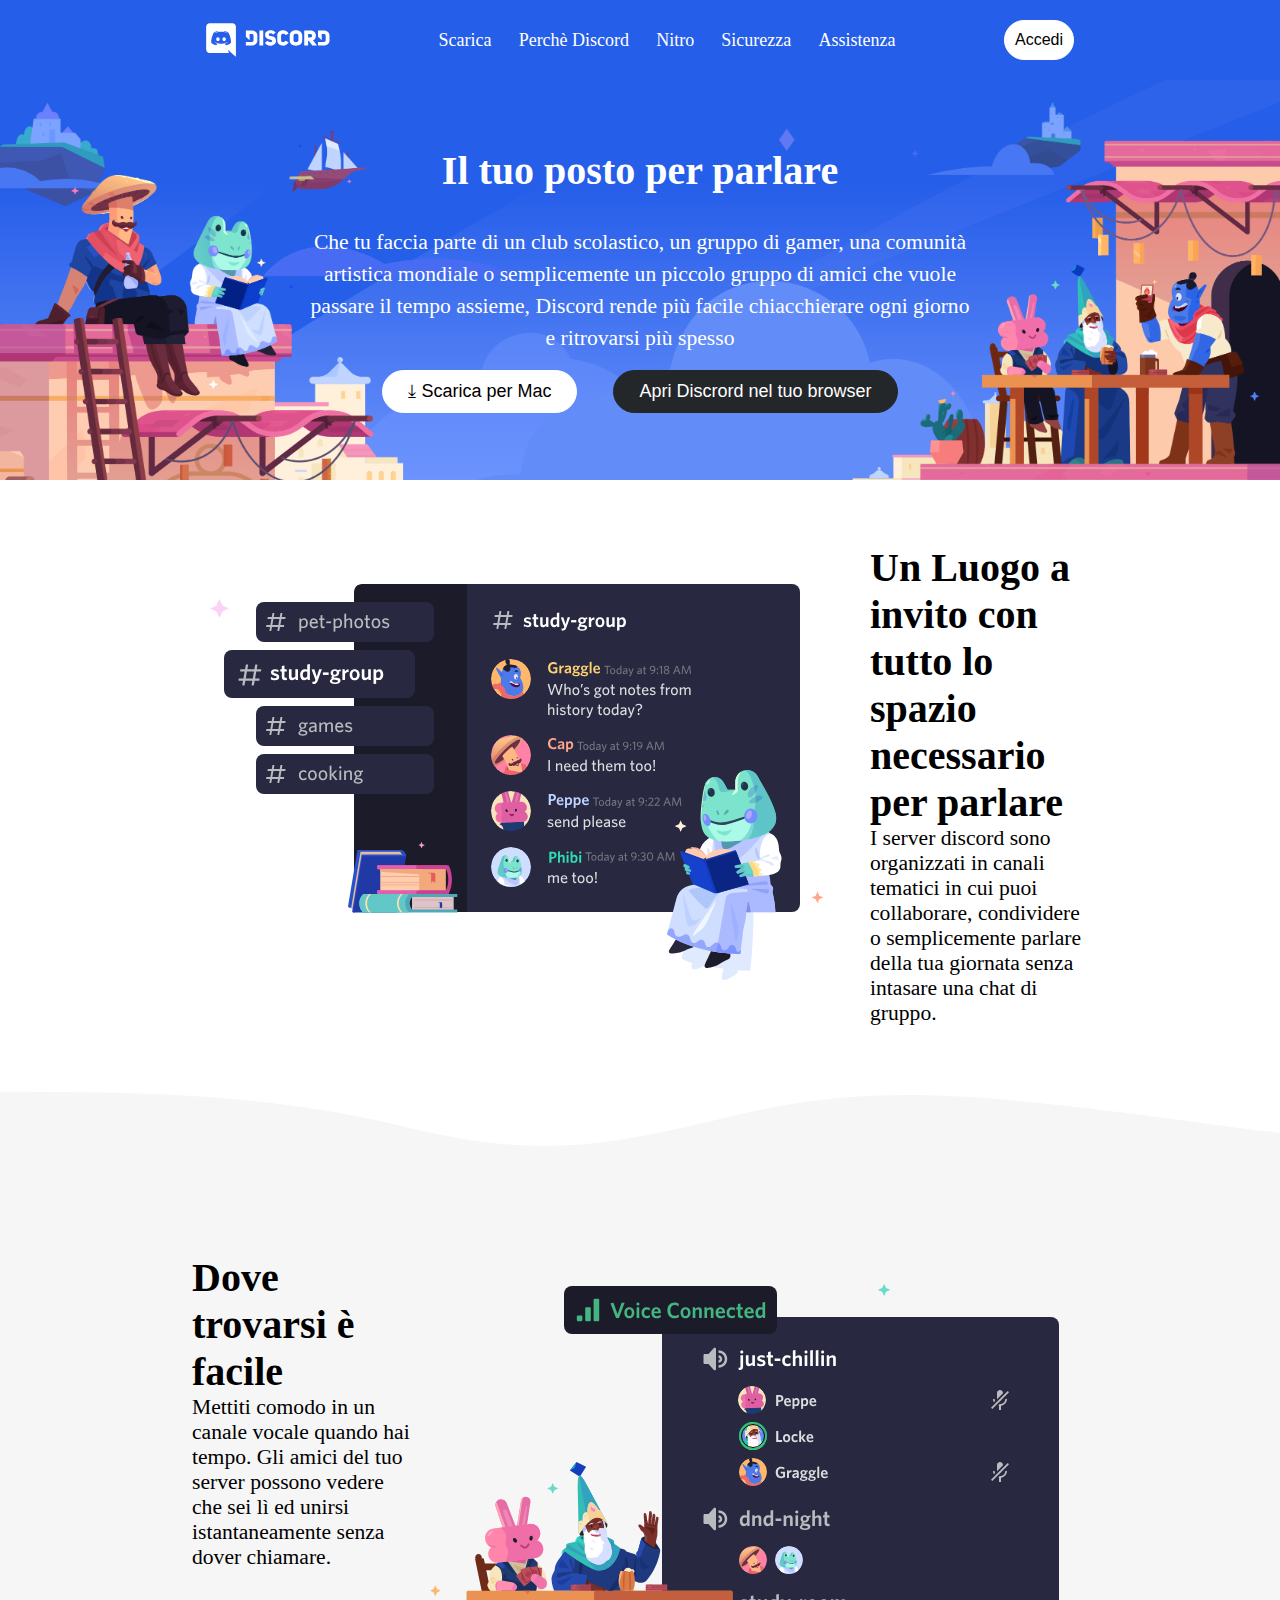
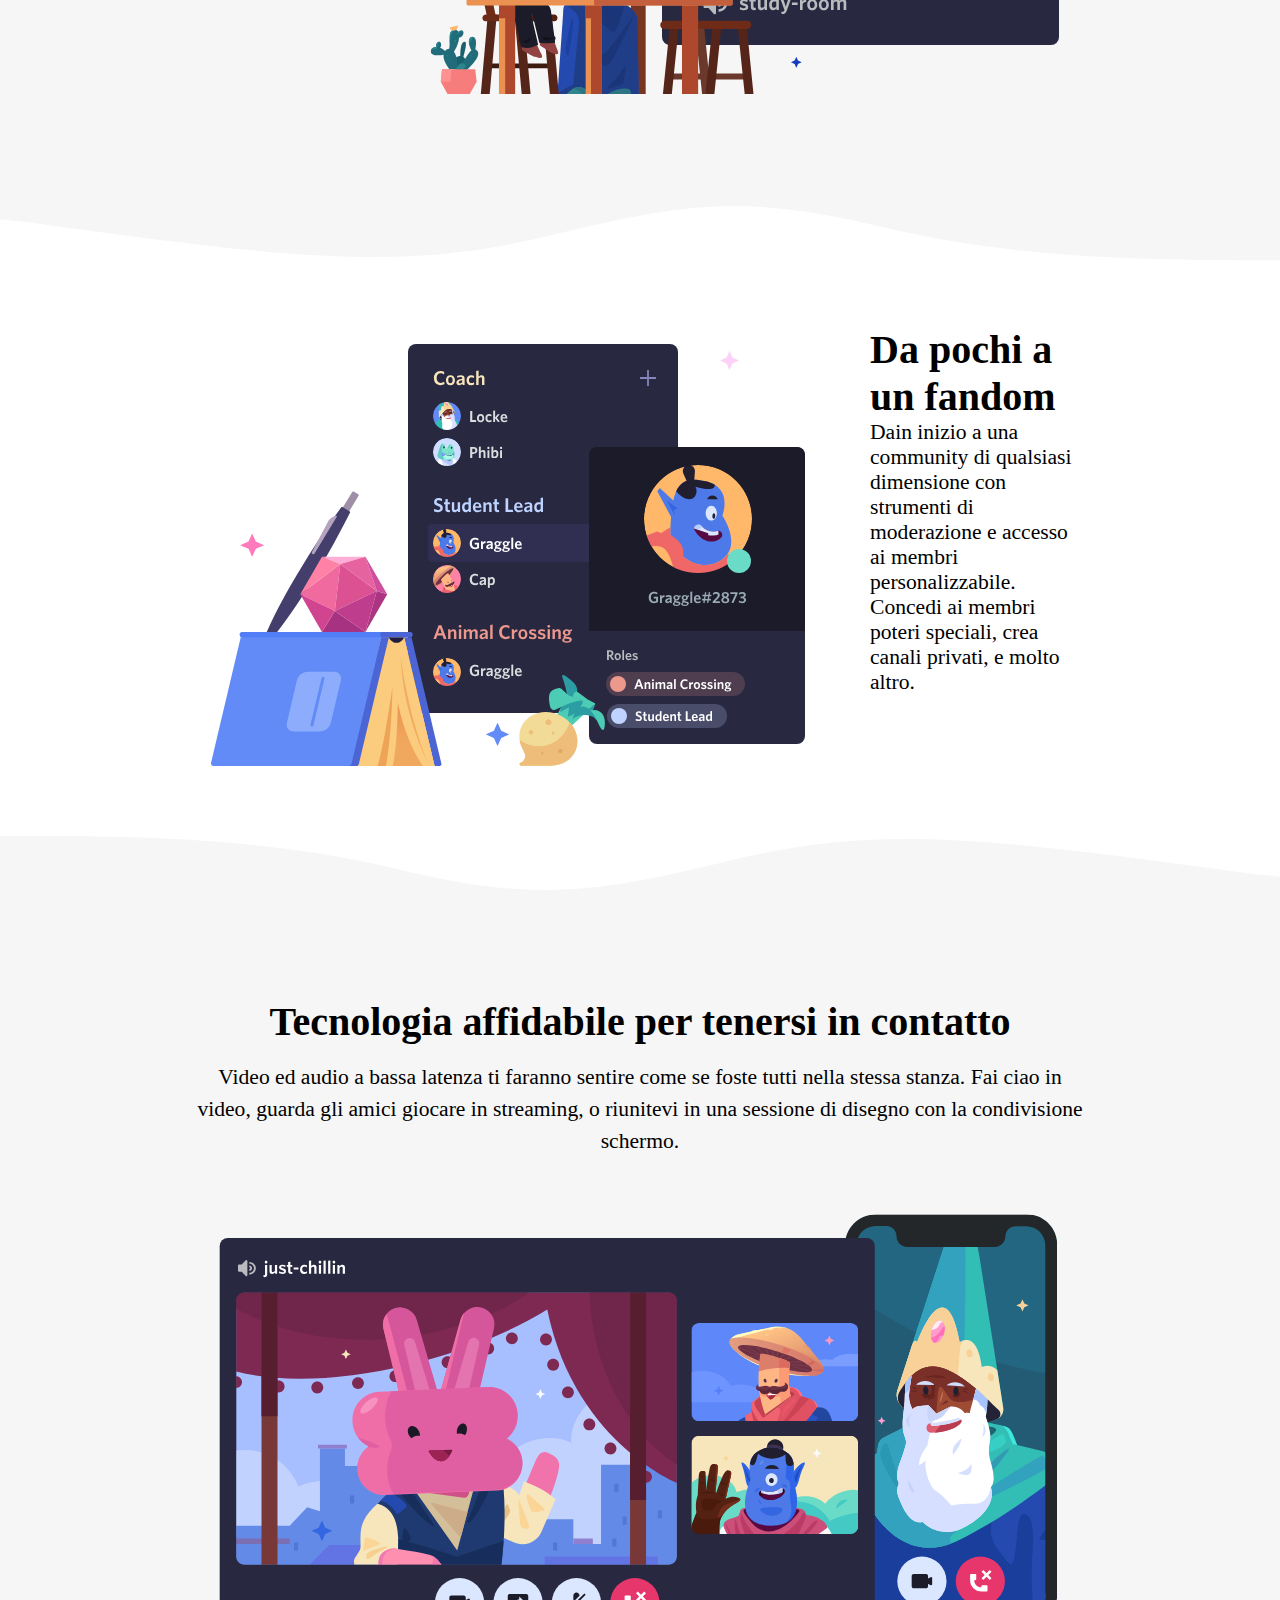
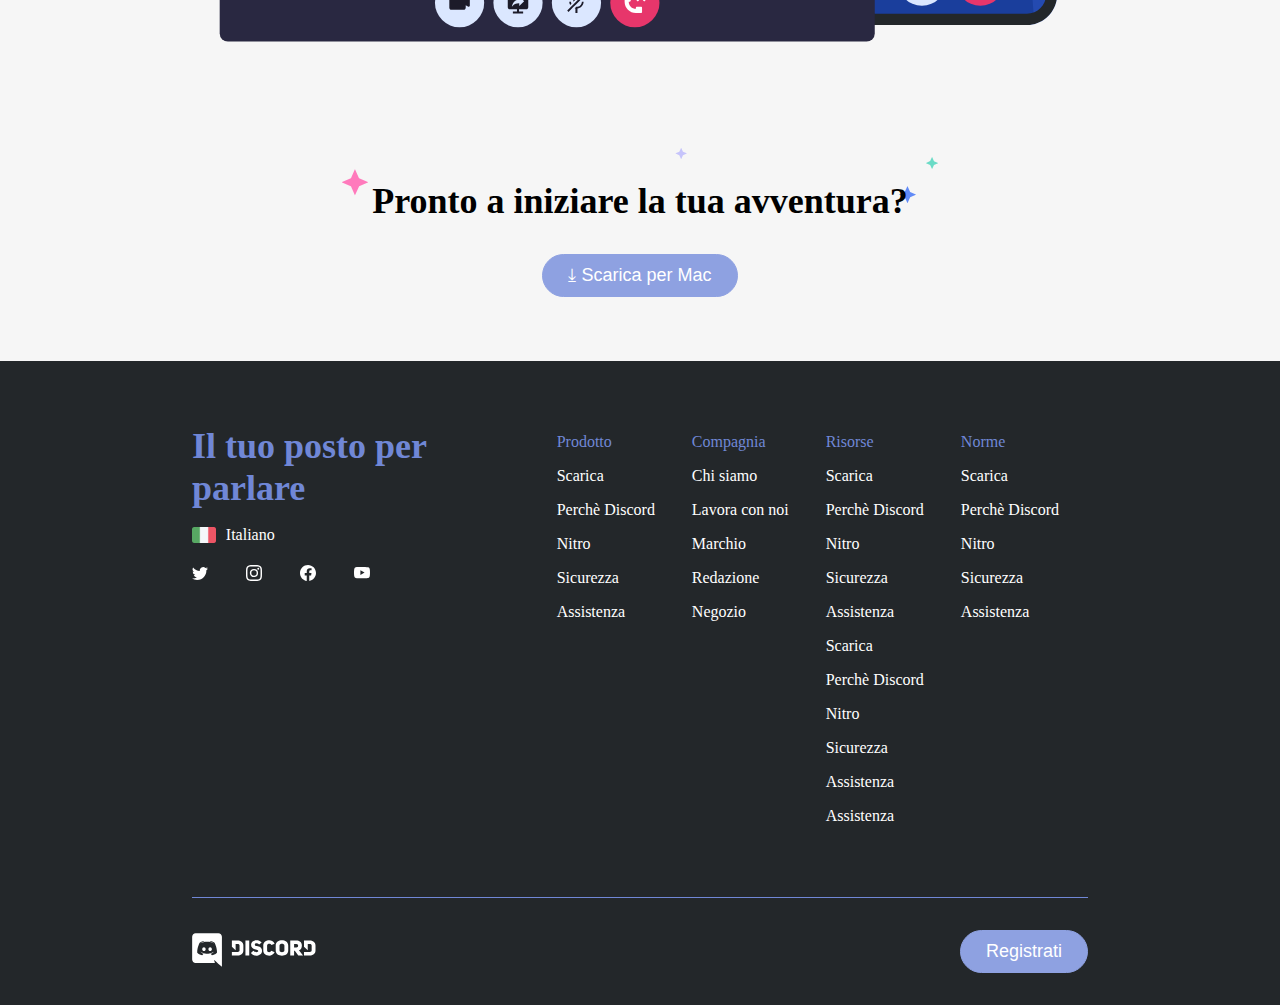
<file: index.html>
<!DOCTYPE html>
<html lang="en">
<head>
    <meta charset="UTF-8">
    <meta name="viewport" content="width=device-width, initial-scale=1.0">
    <title>Discord</title>
    <link rel="stylesheet" href="./style.css">
    <link rel="preconnect" href="https://fonts.googleapis.com">
    <link rel="preconnect" href="https://fonts.gstatic.com" crossorigin>
    <link href="https://fonts.googleapis.com/css2?family=Noto+Sans:ital,wght@0,100..900;1,100..900&display=swap" rel="stylesheet">
    
</head>



<body>
    <!-- header -->
    <header>
        <div id="home" class="container title debug-header">
            <div class="title-region  subcontainer debug-title-container">
                <div class="title-section title-logo debug-title-section">
                    <img src="./img/logo.svg" alt="logo">
                </div>
                <div class="title-section title-links debug-title-section">
                    <a href="#section-nav">Scarica</a>
                    <a href="#art1">Perchè Discord</a>
                    <a href="#art2">Nitro</a>
                    <a href="#art3">Sicurezza</a>
                    <a href="#art4">Assistenza</a>
                </div>
                <div class="title-section title-login debug-title-section">
                    <button>Accedi</button>
                </div>
            </div>
        </div>
    </header>
    <!--/header -->

    <!-- nav -->
     <nav>
        <div id="section-nav" class="container debug-navbar">
            <div class="content-navbar debug-content-navbar">
                <h1>Il tuo posto per parlare</h1>
                <p>Che tu faccia parte di un club scolastico, un gruppo di gamer, una comunità artistica mondiale o semplicemente un piccolo gruppo di amici che vuole passare il tempo assieme, Discord rende più facile chiacchierare ogni giorno e ritrovarsi più spesso</p>
                <div class="btns-nav">
                    <button class="btn-nav-white">&DownArrowBar; Scarica per Mac</button>
                    <button class="btn-nav-black">Apri Discrord nel tuo browser</button>
                </div>
            </div>
        </div>
     </nav>
     <!-- /nav -->

    <!--main  -->
    <main>
        <div id="art1" class="container section debug-osection">
            <div class="articles subcontainer jf-sb">
                <div class="artprimary debug-articles debug-primary">
                    <img src="./img/item1.svg" alt="item 1">
                </div>
                <div class="artsecondary debug-articles debug-secondary">
                    <h2>Un Luogo a invito con tutto lo spazio necessario per parlare</h2>
                    <p>I server discord sono organizzati in canali tematici in cui puoi collaborare, condividere o semplicemente parlare della tua giornata senza intasare una chat di gruppo.</p>
                </div>
            </div>
        </div>

        <div class="bg-wave"></div>

        <div id="art2" class="container section reverse debug-section-reverse">
            <div class="articles subcontainer jf-sb">
                <div class="artsecondary debug-articles debug-secondary">
                    <h2>Dove trovarsi è facile</h2>
                    <p>Mettiti comodo in un canale vocale quando hai tempo. Gli amici del tuo server possono vedere che sei lì ed unirsi istantaneamente senza dover chiamare.</p>
                </div>
                <div class="artprimary debug-articles debug-primary">
                    <img src="./img/item2.svg" alt="Item2">
                </div>
            </div>
        </div>

        <div class="bg-wave wave-reverse"></div>

        <div id="art3" class="container section debug-osection">
            <div class="articles subcontainer jf-sb">
                <div class="artprimary debug-articles debug-primary">
                    <img src="./img/item3.svg" alt="Item3">
                </div>
                <div class="artsecondary debug-articles debug-secondary">
                    <h2>Da pochi a un fandom</h2>
                    <p>Dain inizio a una community di qualsiasi dimensione con strumenti di moderazione e accesso ai membri personalizzabile. Concedi ai membri poteri speciali, crea canali privati, e molto altro.</p>
                </div>
            </div>
        </div>

        <div class="bg-wave"></div>
        
        <div id="art4" class="container supersection reverse debug-supersection">
            <div class="articles subcontainer f-col debug-superarticle">
                <h2>Tecnologia affidabile per tenersi in contatto</h2>
                <p>Video ed audio a bassa latenza ti faranno sentire come se foste tutti nella stessa stanza. Fai ciao in video, guarda gli amici giocare in streaming, o riunitevi in una sessione di disegno con la condivisione schermo.</p>
                <img src="./img/item4-big.svg" width="100%" alt="Item4">
                <h3>Pronto a iniziare la tua avventura?</h3>
                <button>&DownArrowBar; Scarica per Mac</button>
            </div>
        </div>
        
    </main>
    <!--/main  -->

    <!-- footer -->
     <footer>
        <div class="container section debug-mainfooter">
            <div class="articles subcontainer">
                <div class="footer-artprimary debug-articles debug-footer-primary">
                    <h3>Il tuo posto per parlare</h3>
                    <ul class="lenguages">
                        <li class="dropdown">
                            <img src="./img/ita.png" height="100%" alt="It">
                          <a href="#">Italiano</a>
                          <ul class="sublenguages">
                            <li>
                                <img src="./img/Flag_of_the_United_Kingdom_(3-5).svg" height="100%" alt="Eng">
                                <a href="./index-eng.html">English</a>
                            </li>
                            <li>
                                <img src="./img/Flag_of_Spain.svg" height="100%" alt="Esp">
                                <a href="./index-es.html">Español</a>
                            </li>
                            <li>
                                <img src="./img/Flag_of_Portugal.svg" height="100%" alt="Por">
                                <a href="./index-por.html">Português</a>
                            </li>
                          </ul>
                        </li>
                    </ul>
                    <div class="social">
                        <svg xmlns="http://www.w3.org/2000/svg" width="16" height="16" fill="currentColor" class="bi bi-twitter" viewBox="0 0 16 16">
                            <path d="M5.026 15c6.038 0 9.341-5.003 9.341-9.334q.002-.211-.006-.422A6.7 6.7 0 0 0 16 3.542a6.7 6.7 0 0 1-1.889.518 3.3 3.3 0 0 0 1.447-1.817 6.5 6.5 0 0 1-2.087.793A3.286 3.286 0 0 0 7.875 6.03a9.32 9.32 0 0 1-6.767-3.429 3.29 3.29 0 0 0 1.018 4.382A3.3 3.3 0 0 1 .64 6.575v.045a3.29 3.29 0 0 0 2.632 3.218 3.2 3.2 0 0 1-.865.115 3 3 0 0 1-.614-.057 3.28 3.28 0 0 0 3.067 2.277A6.6 6.6 0 0 1 .78 13.58a6 6 0 0 1-.78-.045A9.34 9.34 0 0 0 5.026 15"/>
                          </svg>
                        <svg xmlns="http://www.w3.org/2000/svg" width="16" height="16" fill="currentColor" class="bi bi-instagram" viewBox="0 0 16 16">
                            <path d="M8 0C5.829 0 5.556.01 4.703.048 3.85.088 3.269.222 2.76.42a3.9 3.9 0 0 0-1.417.923A3.9 3.9 0 0 0 .42 2.76C.222 3.268.087 3.85.048 4.7.01 5.555 0 5.827 0 8.001c0 2.172.01 2.444.048 3.297.04.852.174 1.433.372 1.942.205.526.478.972.923 1.417.444.445.89.719 1.416.923.51.198 1.09.333 1.942.372C5.555 15.99 5.827 16 8 16s2.444-.01 3.298-.048c.851-.04 1.434-.174 1.943-.372a3.9 3.9 0 0 0 1.416-.923c.445-.445.718-.891.923-1.417.197-.509.332-1.09.372-1.942C15.99 10.445 16 10.173 16 8s-.01-2.445-.048-3.299c-.04-.851-.175-1.433-.372-1.941a3.9 3.9 0 0 0-.923-1.417A3.9 3.9 0 0 0 13.24.42c-.51-.198-1.092-.333-1.943-.372C10.443.01 10.172 0 7.998 0zm-.717 1.442h.718c2.136 0 2.389.007 3.232.046.78.035 1.204.166 1.486.275.373.145.64.319.92.599s.453.546.598.92c.11.281.24.705.275 1.485.039.843.047 1.096.047 3.231s-.008 2.389-.047 3.232c-.035.78-.166 1.203-.275 1.485a2.5 2.5 0 0 1-.599.919c-.28.28-.546.453-.92.598-.28.11-.704.24-1.485.276-.843.038-1.096.047-3.232.047s-2.39-.009-3.233-.047c-.78-.036-1.203-.166-1.485-.276a2.5 2.5 0 0 1-.92-.598 2.5 2.5 0 0 1-.6-.92c-.109-.281-.24-.705-.275-1.485-.038-.843-.046-1.096-.046-3.233s.008-2.388.046-3.231c.036-.78.166-1.204.276-1.486.145-.373.319-.64.599-.92s.546-.453.92-.598c.282-.11.705-.24 1.485-.276.738-.034 1.024-.044 2.515-.045zm4.988 1.328a.96.96 0 1 0 0 1.92.96.96 0 0 0 0-1.92m-4.27 1.122a4.109 4.109 0 1 0 0 8.217 4.109 4.109 0 0 0 0-8.217m0 1.441a2.667 2.667 0 1 1 0 5.334 2.667 2.667 0 0 1 0-5.334"/>
                          </svg>
                        <svg xmlns="http://www.w3.org/2000/svg" width="16" height="16" fill="currentColor" class="bi bi-facebook" viewBox="0 0 16 16">
                            <path d="M16 8.049c0-4.446-3.582-8.05-8-8.05C3.58 0-.002 3.603-.002 8.05c0 4.017 2.926 7.347 6.75 7.951v-5.625h-2.03V8.05H6.75V6.275c0-2.017 1.195-3.131 3.022-3.131.876 0 1.791.157 1.791.157v1.98h-1.009c-.993 0-1.303.621-1.303 1.258v1.51h2.218l-.354 2.326H9.25V16c3.824-.604 6.75-3.934 6.75-7.951"/>
                          </svg>
                        <svg xmlns="http://www.w3.org/2000/svg" width="16" height="16" fill="currentColor" class="bi bi-youtube" viewBox="0 0 16 16">
                            <path d="M8.051 1.999h.089c.822.003 4.987.033 6.11.335a2.01 2.01 0 0 1 1.415 1.42c.101.38.172.883.22 1.402l.01.104.022.26.008.104c.065.914.073 1.77.074 1.957v.075c-.001.194-.01 1.108-.082 2.06l-.008.105-.009.104c-.05.572-.124 1.14-.235 1.558a2.01 2.01 0 0 1-1.415 1.42c-1.16.312-5.569.334-6.18.335h-.142c-.309 0-1.587-.006-2.927-.052l-.17-.006-.087-.004-.171-.007-.171-.007c-1.11-.049-2.167-.128-2.654-.26a2.01 2.01 0 0 1-1.415-1.419c-.111-.417-.185-.986-.235-1.558L.09 9.82l-.008-.104A31 31 0 0 1 0 7.68v-.123c.002-.215.01-.958.064-1.778l.007-.103.003-.052.008-.104.022-.26.01-.104c.048-.519.119-1.023.22-1.402a2.01 2.01 0 0 1 1.415-1.42c.487-.13 1.544-.21 2.654-.26l.17-.007.172-.006.086-.003.171-.007A100 100 0 0 1 7.858 2zM6.4 5.209v4.818l4.157-2.408z"/>
                          </svg>
                    </div>
                </div>
                <div class="footer-artsecondary debug-articles debug-footer-secondary">
                    <ul class="footer-list">
                        <li><a href="">Prodotto</a></li>
                        <li><a href="">Scarica</a></li>
                        <li><a href="">Perchè Discord</a></li>
                        <li><a href="">Nitro</a></li>
                        <li><a href="">Sicurezza</a></li>
                        <li><a href="">Assistenza</a></li>
                    </ul>
                </div>
                <div class="footer-artsecondary debug-articles debug-footer-secondary">
                    <ul class="footer-list">
                        <li><a href="">Compagnia</a></li>
                        <li><a href="">Chi siamo</a></li>
                        <li><a href="">Lavora con noi</a></li>
                        <li><a href="">Marchio</a></li>
                        <li><a href="">Redazione</a></li>
                        <li><a href="">Negozio</a></li> 
                    </ul>
                </div>
                <div class="footer-artsecondary debug-articles debug-footer-secondary">
                    <ul class="footer-list">
                        <li><a href="">Risorse</a></li>
                        <li><a href="">Scarica</a></li>
                        <li><a href="">Perchè Discord</a></li>
                        <li><a href="">Nitro</a></li>
                        <li><a href="">Sicurezza</a></li>
                        <li><a href="">Assistenza</a></li>
                        <li><a href="">Scarica</a></li>
                        <li><a href="">Perchè Discord</a></li>
                        <li><a href="">Nitro</a></li>
                        <li><a href="">Sicurezza</a></li>
                        <li><a href="">Assistenza</a></li>
                        <li><a href="">Assistenza</a></li> 
                    </ul>
                </div>
                <div class="footer-artsecondary debug-articles debug-footer-secondary">
                    <ul class="footer-list">
                        <li><a href="">Norme</a></li>
                        <li><a href="">Scarica</a></li>
                        <li><a href="">Perchè Discord</a></li>
                        <li><a href="">Nitro</a></li>
                        <li><a href="">Sicurezza</a></li>
                        <li><a href="">Assistenza</a></li>
                    </ul>
                </div>
                
            </div>
        </div>

        <div class="container credits-container debug-credits-container">
            <div class="subcontainer credits-sub debug-credits-sub">
                <div class="footer-logo debug-footer-logo">
                    <img src="./img/logo.svg" alt="logo">
                </div>
                <button class="footer-logo footer-btn debug-footer-logo">Registrati</button>
            </div>
        </div>

     </footer>
     <!-- /footer -->
    
</body>
</html>
</file>
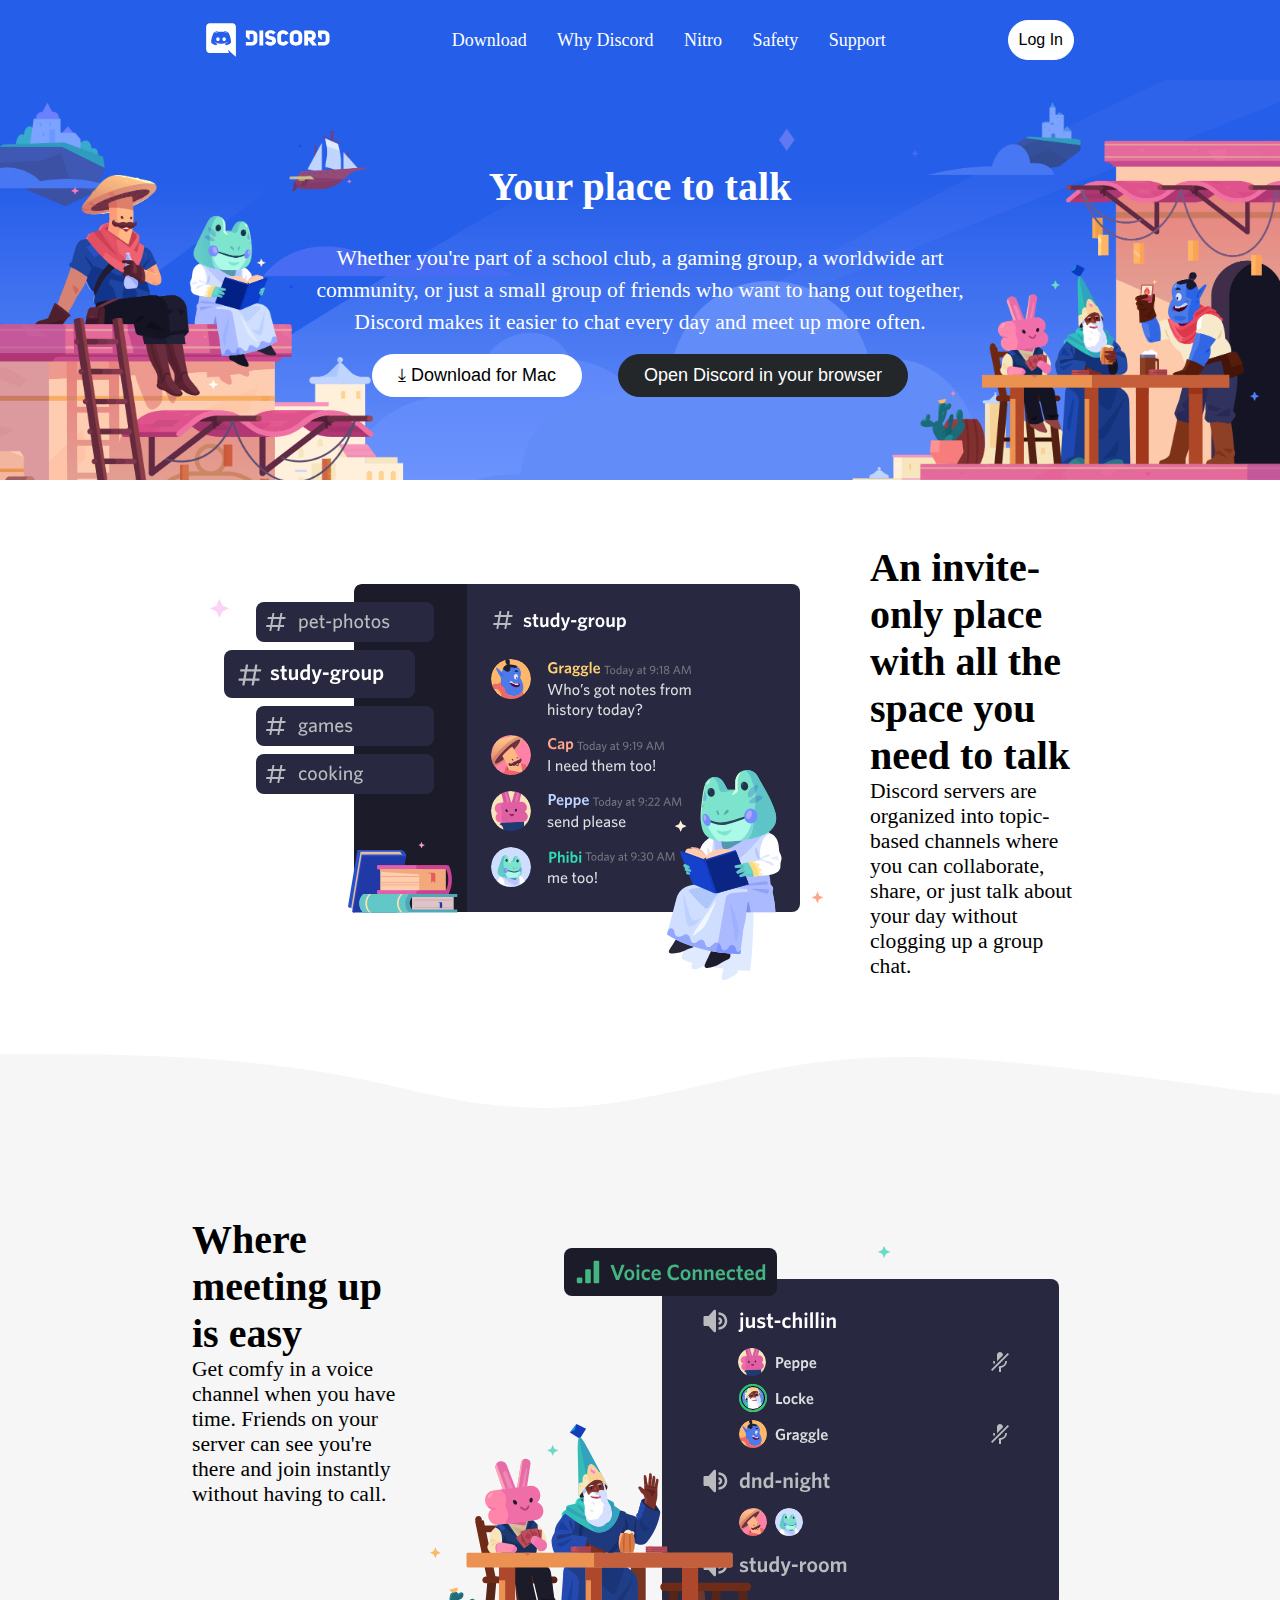
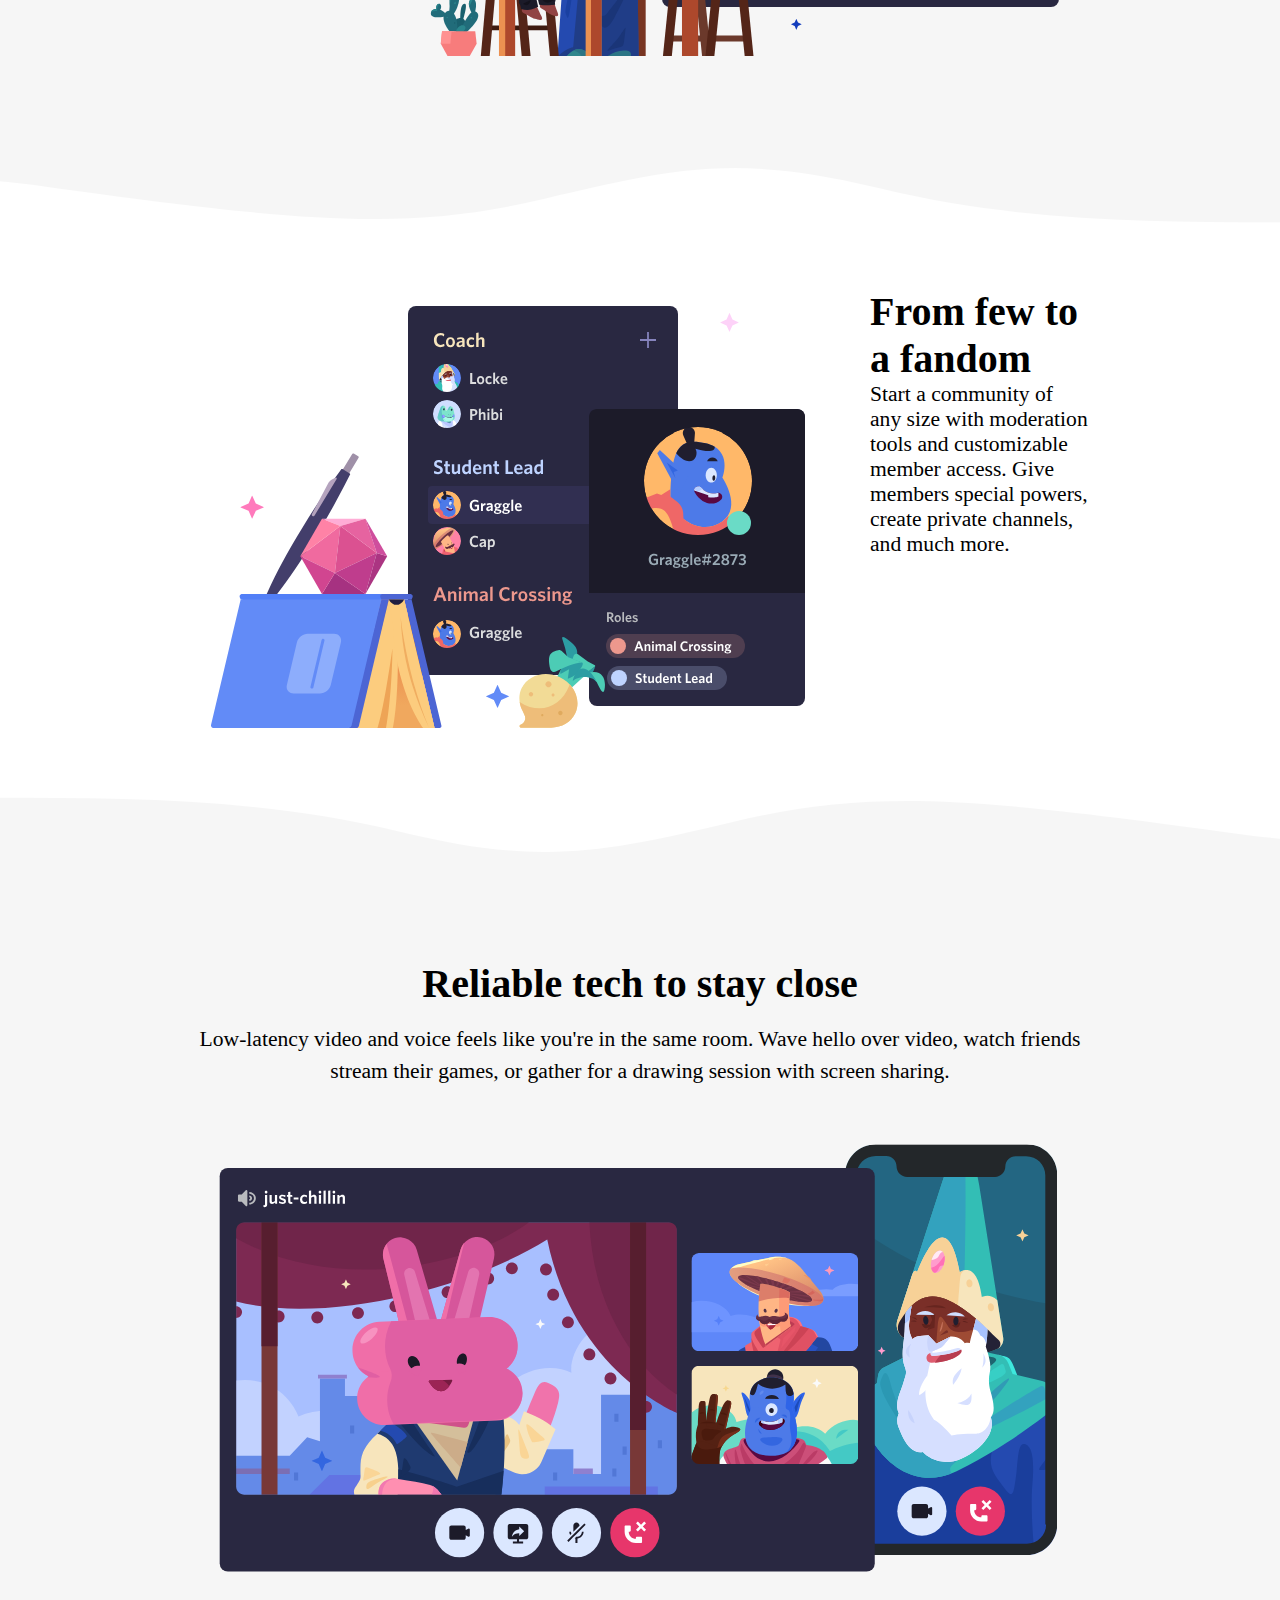
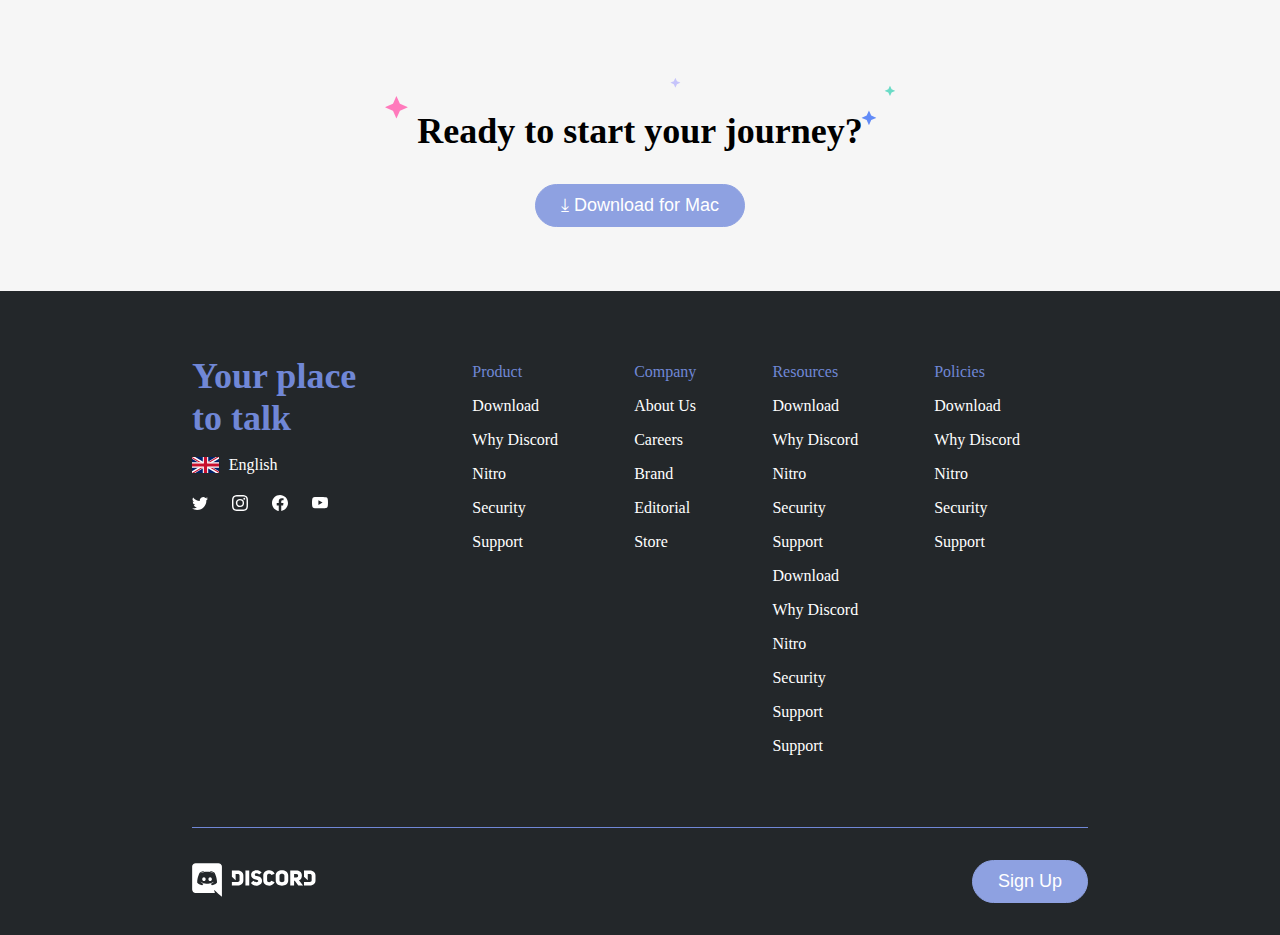
<file: index-eng.html>
<!DOCTYPE html>
<html lang="en">
    <head>
        <meta charset="UTF-8">
        <meta name="viewport" content="width=device-width, initial-scale=1.0">
        <title>Discord</title>
        <link rel="stylesheet" href="./style.css">
        <link rel="preconnect" href="https://fonts.googleapis.com">
        <link rel="preconnect" href="https://fonts.gstatic.com" crossorigin>
        <link href="https://fonts.googleapis.com/css2?family=Noto+Sans:ital,wght@0,100..900;1,100..900&display=swap" rel="stylesheet">
        
    </head>
<body>
    <!-- header -->
    <header>
        <div id="home" class="container title debug-header">
            <div class="title-region  subcontainer debug-title-container">
                <div class="title-section title-logo debug-title-section">
                    <img src="./img/logo.svg" alt="logo">
                </div>
                <div class="title-section title-links debug-title-section">
                    <a href="#section-nav">Download</a>
                    <a href="#art1">Why Discord</a>
                    <a href="#art2">Nitro</a>
                    <a href="#art3">Safety</a>
                    <a href="#art4">Support</a>
                </div>
                <div class="title-section title-login debug-title-section">
                    <button>Log In</button>
                </div>
            </div>
        </div>
    </header>
    <!--/header -->

    <!-- nav -->
     <nav>
        <div id="section-nav" class="container debug-navbar">
            <div class="content-navbar debug-content-navbar">
                <h1>Your place to talk</h1>
                <p>Whether you're part of a school club, a gaming group, a worldwide art community, or just a small group of friends who want to hang out together, Discord makes it easier to chat every day and meet up more often.</p>
                <div class="btns-nav">
                    <button class="btn-nav-white">&DownArrowBar; Download for Mac</button>
                    <button class="btn-nav-black">Open Discord in your browser</button>
                </div>
            </div>
        </div>
     </nav>
     <!-- /nav -->

    <!--main  -->
    <main>
        <div id="art1" class="container section debug-osection">
            <div class="articles subcontainer jf-sb">
                <div class="artprimary debug-articles debug-primary">
                    <img src="./img/item1.svg" alt="item 1">
                </div>
                <div class="artsecondary debug-articles debug-secondary">
                    <h2>An invite-only place with all the space you need to talk</h2>
                    <p>Discord servers are organized into topic-based channels where you can collaborate, share, or just talk about your day without clogging up a group chat.</p>
                </div>
            </div>
        </div>

        <div class="bg-wave"></div>

        <div id="art2" class="container section reverse debug-section-reverse">
            <div class="articles subcontainer jf-sb">
                <div class="artsecondary debug-articles debug-secondary">
                    <h2>Where meeting up is easy</h2>
                    <p>Get comfy in a voice channel when you have time. Friends on your server can see you're there and join instantly without having to call.</p>
                </div>
                <div class="artprimary debug-articles debug-primary">
                    <img src="./img/item2.svg" alt="Item2">
                </div>
            </div>
        </div>

        <div class="bg-wave wave-reverse"></div>

        <div id="art3" class="container section debug-osection">
            <div class="articles subcontainer jf-sb">
                <div class="artprimary debug-articles debug-primary">
                    <img src="./img/item3.svg" alt="Item3">
                </div>
                <div class="artsecondary debug-articles debug-secondary">
                    <h2>From few to a fandom</h2>
                    <p>Start a community of any size with moderation tools and customizable member access. Give members special powers, create private channels, and much more.</p>
                </div>
            </div>
        </div>

        <div class="bg-wave"></div>
        
        <div id="art4" class="container supersection reverse debug-supersection">
            <div class="articles subcontainer f-col debug-superarticle">
                <h2>Reliable tech to stay close</h2>
                <p>Low-latency video and voice feels like you're in the same room. Wave hello over video, watch friends stream their games, or gather for a drawing session with screen sharing.</p>
                <img src="./img/item4-big.svg" width="100%" alt="Item4">
                <h3>Ready to start your journey?</h3>
                <button>&DownArrowBar; Download for Mac</button>
            </div>
        </div>
        
    </main>
    <!--/main  -->

    <!-- footer -->
<footer>
    <div class="container section debug-mainfooter">
        <div class="articles subcontainer">
            <div class="footer-artprimary debug-articles debug-footer-primary">
                <h3>Your place to talk</h3>
                <ul class="lenguages">
                    <li class="dropdown">
                        <img src="./img/Flag_of_the_United_Kingdom_(3-5).svg" height="100%" alt="Eng">
                        <a href="#">English</a>
                        <ul class="sublenguages">
                            <li>
                                <img src="./img/ita.png" height="100%" alt="It">
                                <a href="./index.html">Italiano</a>
                            </li>
                            <li>
                                <img src="./img/Flag_of_Spain.svg" height="100%" alt="Esp">
                                <a href="./index-es.html">Español</a>
                            </li>
                            <li>
                                <img src="./img/Flag_of_Portugal.svg" height="100%" alt="Por">
                                <a href="./index-por.html">Português</a>
                            </li>
                        </ul>
                    </li>
                </ul>
                <div class="social">
                    <svg xmlns="http://www.w3.org/2000/svg" width="16" height="16" fill="currentColor" class="bi bi-twitter" viewBox="0 0 16 16">
                        <path d="M5.026 15c6.038 0 9.341-5.003 9.341-9.334q.002-.211-.006-.422A6.7 6.7 0 0 0 16 3.542a6.7 6.7 0 0 1-1.889.518 3.3 3.3 0 0 0 1.447-1.817 6.5 6.5 0 0 1-2.087.793A3.286 3.286 0 0 0 7.875 6.03a9.32 9.32 0 0 1-6.767-3.429 3.29 3.29 0 0 0 1.018 4.382A3.3 3.3 0 0 1 .64 6.575v.045a3.29 3.29 0 0 0 2.632 3.218 3.2 3.2 0 0 1-.865.115 3 3 0 0 1-.614-.057 3.28 3.28 0 0 0 3.067 2.277A6.6 6.6 0 0 1 .78 13.58a6 6 0 0 1-.78-.045A9.34 9.34 0 0 0 5.026 15"/>
                    </svg>
                    <svg xmlns="http://www.w3.org/2000/svg" width="16" height="16" fill="currentColor" class="bi bi-instagram" viewBox="0 0 16 16">
                        <path d="M8 0C5.829 0 5.556.01 4.703.048 3.85.088 3.269.222 2.76.42a3.9 3.9 0 0 0-1.417.923A3.9 3.9 0 0 0 .42 2.76C.222 3.268.087 3.85.048 4.7.01 5.555 0 5.827 0 8.001c0 2.172.01 2.444.048 3.297.04.852.174 1.433.372 1.942.205.526.478.972.923 1.417.444.445.89.719 1.416.923.51.198 1.09.333 1.942.372C5.555 15.99 5.827 16 8 16s2.444-.01 3.298-.048c.851-.04 1.434-.174 1.943-.372a3.9 3.9 0 0 0 1.416-.923c.445-.445.718-.891.923-1.417.197-.509.332-1.09.372-1.942C15.99 10.445 16 10.173 16 8s-.01-2.445-.048-3.299c-.04-.851-.175-1.433-.372-1.941a3.9 3.9 0 0 0-.923-1.417A3.9 3.9 0 0 0 13.24.42c-.51-.198-1.092-.333-1.943-.372C10.443.01 10.172 0 7.998 0zm-.717 1.442h.718c2.136 0 2.389.007 3.232.046.78.035 1.204.166 1.486.275.373.145.64.319.92.599s.453.546.598.92c.11.281.24.705.275 1.485.039.843.047 1.096.047 3.231s-.008 2.389-.047 3.232c-.035.78-.166 1.203-.275 1.485a2.5 2.5 0 0 1-.599.919c-.28.28-.546.453-.92.598-.28.11-.704.24-1.485.276-.843.038-1.096.047-3.232.047s-2.39-.009-3.233-.047c-.78-.036-1.203-.166-1.485-.276a2.5 2.5 0 0 1-.92-.598 2.5 2.5 0 0 1-.6-.92c-.109-.281-.24-.705-.275-1.485-.038-.843-.046-1.096-.046-3.233s.008-2.388.046-3.231c.036-.78.166-1.204.276-1.486.145-.373.319-.64.599-.92s.546-.453.92-.598c.282-.11.705-.24 1.485-.276.738-.034 1.024-.044 2.515-.045zm4.988 1.328a.96.96 0 1 0 0 1.92.96.96 0 0 0 0-1.92m-4.27 1.122a4.109 4.109 0 1 0 0 8.217 4.109 4.109 0 0 0 0-8.217m0 1.441a2.667 2.667 0 1 1 0 5.334 2.667 2.667 0 0 1 0-5.334"/>
                    </svg>
                    <svg xmlns="http://www.w3.org/2000/svg" width="16" height="16" fill="currentColor" class="bi bi-facebook" viewBox="0 0 16 16">
                        <path d="M16 8.049c0-4.446-3.582-8.05-8-8.05C3.58 0-.002 3.603-.002 8.05c0 4.017 2.926 7.347 6.75 7.951v-5.625h-2.03V8.05H6.75V6.275c0-2.017 1.195-3.131 3.022-3.131.876 0 1.791.157 1.791.157v1.98h-1.009c-.993 0-1.303.621-1.303 1.258v1.51h2.218l-.354 2.326H9.25V16c3.824-.604 6.75-3.934 6.75-7.951"/>
                    </svg>
                    <svg xmlns="http://www.w3.org/2000/svg" width="16" height="16" fill="currentColor" class="bi bi-youtube" viewBox="0 0 16 16">
                        <path d="M8.051 1.999h.089c.822.003 4.987.033 6.11.335a2.01 2.01 0 0 1 1.415 1.42c.101.38.172.883.22 1.402l.01.104.022.26.008.104c.065.914.073 1.77.074 1.957v.075c-.001.194-.01 1.108-.082 2.06l-.008.105-.009.104c-.05.572-.124 1.14-.235 1.558a2.01 2.01 0 0 1-1.415 1.42c-1.16.312-5.569.334-6.18.335h-.142c-.309 0-1.587-.006-2.927-.052l-.17-.006-.087-.004-.171-.007-.171-.007c-1.11-.049-2.167-.128-2.654-.26a2.01 2.01 0 0 1-1.415-1.419c-.111-.417-.185-.986-.235-1.558L.09 9.82l-.008-.104A31 31 0 0 1 0 7.68v-.123c.002-.215.01-.958.064-1.778l.007-.103.003-.052.008-.104.022-.26.01-.104c.048-.519.119-1.023.22-1.402a2.01 2.01 0 0 1 1.415-1.42c.487-.13 1.544-.21 2.654-.26l.17-.007.172-.006.086-.003.171-.007A100 100 0 0 1 7.858 2zM6.4 5.209v4.818l4.157-2.408z"/>
                    </svg>
                </div>
            </div>
            <div class="footer-artsecondary debug-articles debug-footer-secondary">
                <ul class="footer-list">
                    <li><a href="">Product</a></li>
                    <li><a href="">Download</a></li>
                    <li><a href="">Why Discord</a></li>
                    <li><a href="">Nitro</a></li>
                    <li><a href="">Security</a></li>
                    <li><a href="">Support</a></li>
                </ul>
            </div>
            <div class="footer-artsecondary debug-articles debug-footer-secondary">
                <ul class="footer-list">
                    <li><a href="">Company</a></li>
                    <li><a href="">About Us</a></li>
                    <li><a href="">Careers</a></li>
                    <li><a href="">Brand</a></li>
                    <li><a href="">Editorial</a></li>
                    <li><a href="">Store</a></li> 
                </ul>
            </div>
            <div class="footer-artsecondary debug-articles debug-footer-secondary">
                <ul class="footer-list">
                    <li><a href="">Resources</a></li>
                    <li><a href="">Download</a></li>
                    <li><a href="">Why Discord</a></li>
                    <li><a href="">Nitro</a></li>
                    <li><a href="">Security</a></li>
                    <li><a href="">Support</a></li>
                    <li><a href="">Download</a></li>
                    <li><a href="">Why Discord</a></li>
                    <li><a href="">Nitro</a></li>
                    <li><a href="">Security</a></li>
                    <li><a href="">Support</a></li>
                    <li><a href="">Support</a></li> 
                </ul>
            </div>
            <div class="footer-artsecondary debug-articles debug-footer-secondary">
                <ul class="footer-list">
                    <li><a href="">Policies</a></li>
                    <li><a href="">Download</a></li>
                    <li><a href="">Why Discord</a></li>
                    <li><a href="">Nitro</a></li>
                    <li><a href="">Security</a></li>
                    <li><a href="">Support</a></li>
                </ul>
            </div>
        </div>
    </div>

    <div class="container credits-container debug-credits-container">
        <div class="subcontainer credits-sub debug-credits-sub">
            <div class="footer-logo debug-footer-logo">
                <img src="./img/logo.svg" alt="logo">
            </div>
            <button class="footer-logo footer-btn debug-footer-logo">Sign Up</button>
        </div>
    </div>
</footer>
<!-- /footer -->


</body>

</html>
</file>
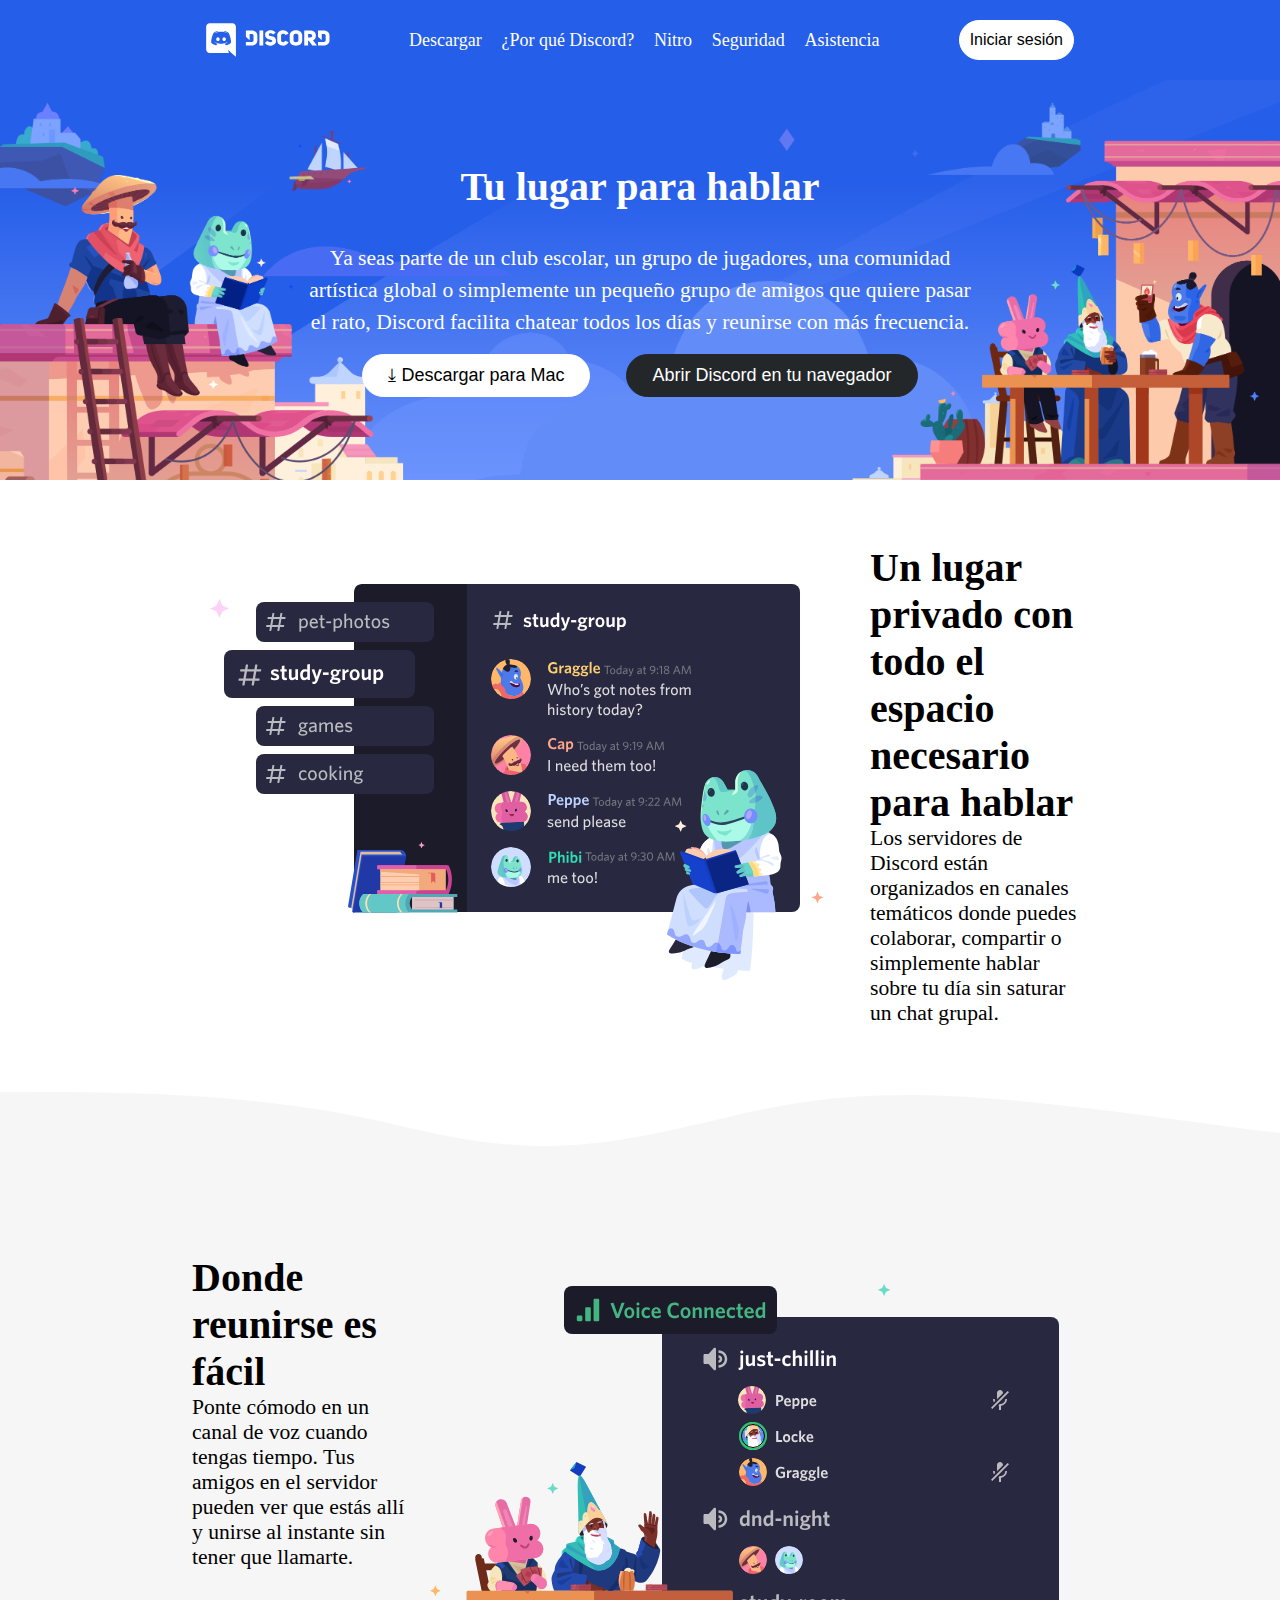
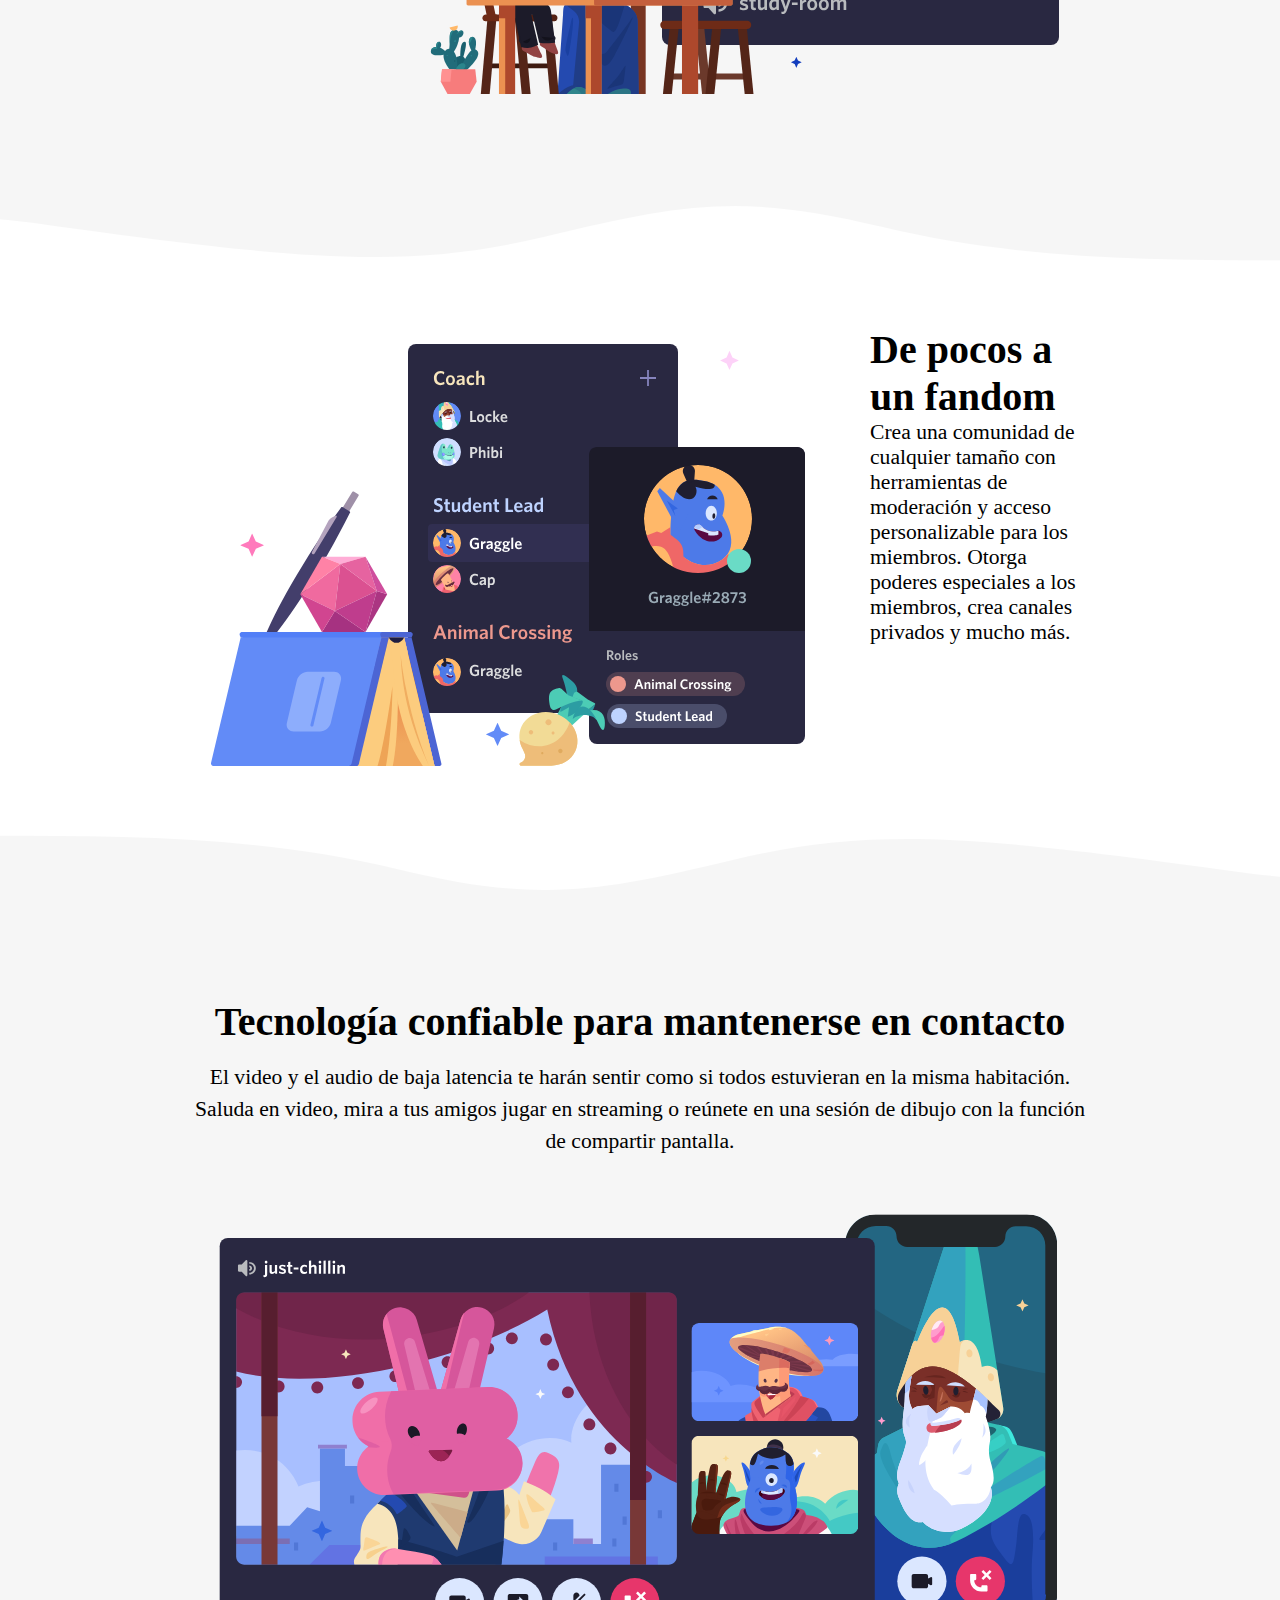
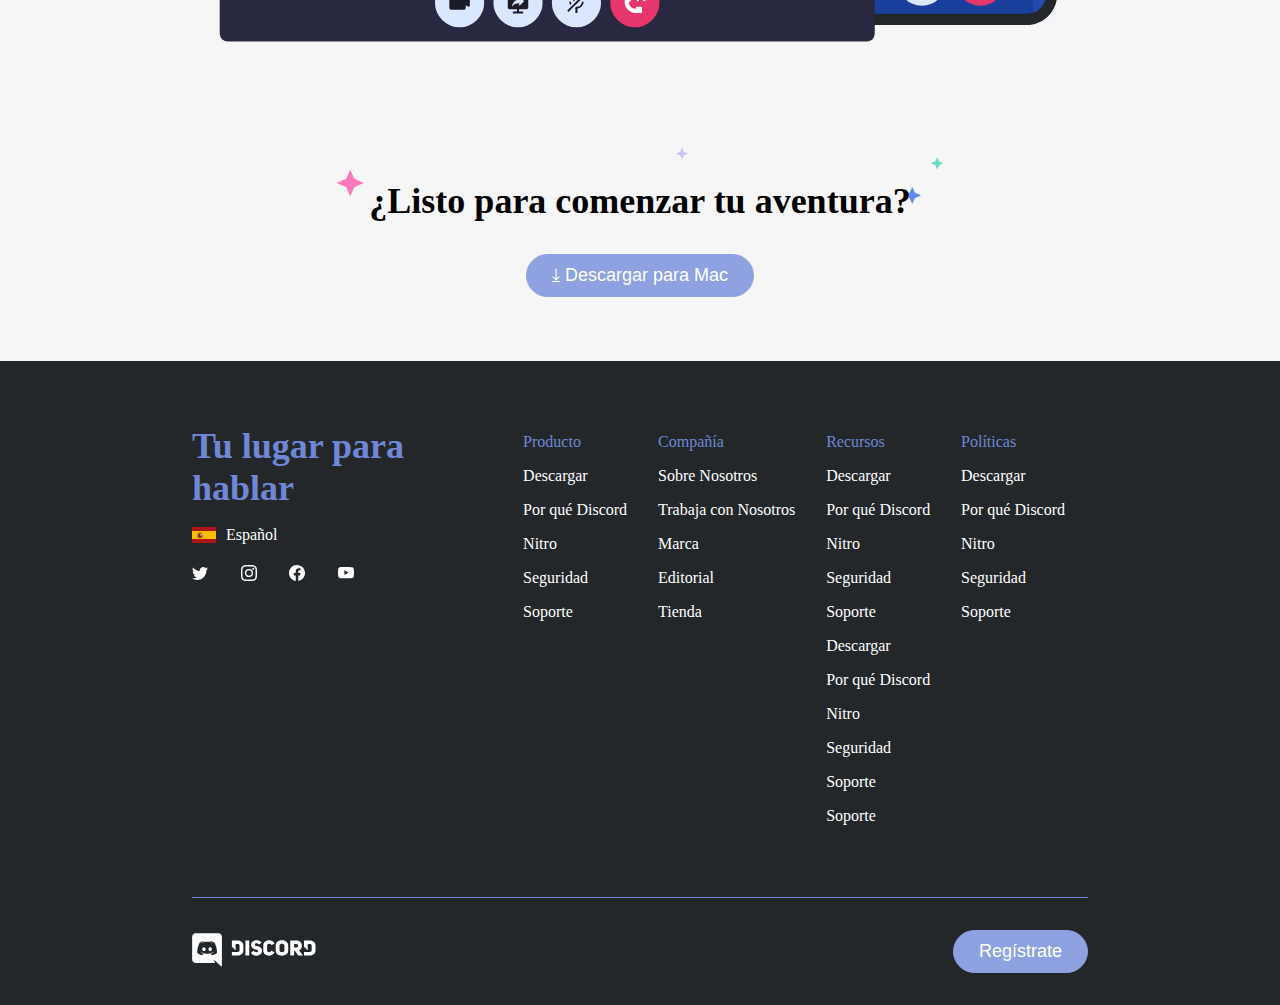
<file: index-es.html>
<!DOCTYPE html>
<html lang="en">
    <head>
        <meta charset="UTF-8">
        <meta name="viewport" content="width=device-width, initial-scale=1.0">
        <title>Discord</title>
        <link rel="stylesheet" href="./style.css">
        <link rel="preconnect" href="https://fonts.googleapis.com">
        <link rel="preconnect" href="https://fonts.gstatic.com" crossorigin>
        <link href="https://fonts.googleapis.com/css2?family=Noto+Sans:ital,wght@0,100..900;1,100..900&display=swap" rel="stylesheet">
        
    </head>
    <body>
        <!-- header -->
        <header>
        <div id="home" class="container title debug-header">
            <div class="title-region subcontainer debug-title-container">
                <div class="title-section title-logo debug-title-section">
                    <img src="./img/logo.svg" alt="logo">
                </div>
                <div class="title-section title-links debug-title-section">
                    <a href="#section-nav">Descargar</a>
                    <a href="#art1">¿Por qué Discord?</a>
                    <a href="#art2">Nitro</a>
                    <a href="#art3">Seguridad</a>
                    <a href="#art4">Asistencia</a>
                </div>
                <div class="title-section title-login debug-title-section">
                    <button>Iniciar sesión</button>
                </div>
            </div>
        </div>
        </header>
        <!--/header -->

        <!-- nav -->
        <nav>
        <div id="section-nav" class="container debug-navbar">
            <div class="content-navbar debug-content-navbar">
                <h1>Tu lugar para hablar</h1>
                <p>Ya seas parte de un club escolar, un grupo de jugadores, una comunidad artística global o simplemente un pequeño grupo de amigos que quiere pasar el rato, Discord facilita chatear todos los días y reunirse con más frecuencia.</p>
                <div class="btns-nav">
                    <button class="btn-nav-white">&DownArrowBar; Descargar para Mac</button>
                    <button class="btn-nav-black">Abrir Discord en tu navegador</button>
                </div>
            </div>
        </div>
        </nav>
        <!-- /nav -->

        <!--main  -->
        <main>
        <div id="art1" class="container section debug-osection">
            <div class="articles subcontainer jf-sb">
                <div class="artprimary debug-articles debug-primary">
                    <img src="./img/item1.svg" alt="item 1">
                </div>
                <div class="artsecondary debug-articles debug-secondary">
                    <h2>Un lugar privado con todo el espacio necesario para hablar</h2>
                    <p>Los servidores de Discord están organizados en canales temáticos donde puedes colaborar, compartir o simplemente hablar sobre tu día sin saturar un chat grupal.</p>
                </div>
            </div>
        </div>

        <div class="bg-wave"></div>

        <div id="art2" class="container section reverse debug-section-reverse">
            <div class="articles subcontainer jf-sb">
                <div class="artsecondary debug-articles debug-secondary">
                    <h2>Donde reunirse es fácil</h2>
                    <p>Ponte cómodo en un canal de voz cuando tengas tiempo. Tus amigos en el servidor pueden ver que estás allí y unirse al instante sin tener que llamarte.</p>
                </div>
                <div class="artprimary debug-articles debug-primary">
                    <img src="./img/item2.svg" alt="Item2">
                </div>
            </div>
        </div>

        <div class="bg-wave wave-reverse"></div>

        <div id="art3" class="container section debug-osection">
            <div class="articles subcontainer jf-sb">
                <div class="artprimary debug-articles debug-primary">
                    <img src="./img/item3.svg" alt="Item3">
                </div>
                <div class="artsecondary debug-articles debug-secondary">
                    <h2>De pocos a un fandom</h2>
                    <p>Crea una comunidad de cualquier tamaño con herramientas de moderación y acceso personalizable para los miembros. Otorga poderes especiales a los miembros, crea canales privados y mucho más.</p>
                </div>
            </div>
        </div>

        <div class="bg-wave"></div>

        <div id="art4" class="container supersection reverse debug-supersection">
            <div class="articles subcontainer f-col debug-superarticle">
                <h2>Tecnología confiable para mantenerse en contacto</h2>
                <p>El video y el audio de baja latencia te harán sentir como si todos estuvieran en la misma habitación. Saluda en video, mira a tus amigos jugar en streaming o reúnete en una sesión de dibujo con la función de compartir pantalla.</p>
                <img src="./img/item4-big.svg" width="100%" alt="Item4">
                <h3>¿Listo para comenzar tu aventura?</h3>
                <button>&DownArrowBar; Descargar para Mac</button>
            </div>
        </div>

        </main>
        <!--/main  -->

        <!-- footer -->
        <footer>
        <div class="container section debug-mainfooter">
            <div class="articles subcontainer">
                <div class="footer-artprimary debug-articles debug-footer-primary">
                    <h3>Tu lugar para hablar</h3>
                    <ul class="lenguages">
                        <li class="dropdown">
                            <img src="./img/Flag_of_Spain.svg" height="100%" alt="Es">
                            <a href="#">Español</a>
                            <ul class="sublenguages">
                                <li>
                                    <img src="./img/Flag_of_the_United_Kingdom_(3-5).svg" height="100%" alt="Eng">
                                    <a href="./index-eng.html">English</a>
                                </li>
                                <li>
                                    <img src="./img/ita.png" height="100%" alt="It">
                                    <a href="./index.html">Italiano</a>
                                </li>
                                <li>
                                    <img src="./img/Flag_of_Portugal.svg" height="100%" alt="Por">
                                    <a href="./index-por.html">Português</a>
                                </li>
                            </ul>
                        </li>
                    </ul>
                    <div class="social">
                        <svg xmlns="http://www.w3.org/2000/svg" width="16" height="16" fill="currentColor" class="bi bi-twitter" viewBox="0 0 16 16">
                            <path d="M5.026 15c6.038 0 9.341-5.003 9.341-9.334q.002-.211-.006-.422A6.7 6.7 0 0 0 16 3.542a6.7 6.7 0 0 1-1.889.518 3.3 3.3 0 0 0 1.447-1.817 6.5 6.5 0 0 1-2.087.793A3.286 3.286 0 0 0 7.875 6.03a9.32 9.32 0 0 1-6.767-3.429 3.29 3.29 0 0 0 1.018 4.382A3.3 3.3 0 0 1 .64 6.575v.045a3.29 3.29 0 0 0 2.632 3.218 3.2 3.2 0 0 1-.865.115 3 3 0 0 1-.614-.057 3.28 3.28 0 0 0 3.067 2.277A6.6 6.6 0 0 1 .78 13.58a6 6 0 0 1-.78-.045A9.34 9.34 0 0 0 5.026 15"/>
                        </svg>
                        <svg xmlns="http://www.w3.org/2000/svg" width="16" height="16" fill="currentColor" class="bi bi-instagram" viewBox="0 0 16 16">
                            <path d="M8 0C5.829 0 5.556.01 4.703.048 3.85.088 3.269.222 2.76.42a3.9 3.9 0 0 0-1.417.923A3.9 3.9 0 0 0 .42 2.76C.222 3.268.087 3.85.048 4.7.01 5.555 0 5.827 0 8.001c0 2.172.01 2.444.048 3.297.04.852.174 1.433.372 1.942.205.526.478.972.923 1.417.444.445.89.719 1.416.923.51.198 1.09.333 1.942.372C5.555 15.99 5.827 16 8 16s2.444-.01 3.298-.048c.851-.04 1.434-.174 1.943-.372a3.9 3.9 0 0 0 1.416-.923c.445-.445.718-.891.923-1.417.197-.509.332-1.09.372-1.942C15.99 10.445 16 10.173 16 8s-.01-2.445-.048-3.299c-.04-.851-.175-1.433-.372-1.941a3.9 3.9 0 0 0-.923-1.417A3.9 3.9 0 0 0 13.24.42c-.51-.198-1.092-.333-1.943-.372C10.443.01 10.172 0 7.998 0zm-.717 1.442h.718c2.136 0 2.389.007 3.232.046.78.035 1.204.166 1.486.275.373.145.64.319.92.599s.453.546.598.92c.11.281.24.705.275 1.485.039.843.047 1.096.047 3.231s-.008 2.389-.047 3.232c-.035.78-.166 1.203-.275 1.485a2.5 2.5 0 0 1-.599.919c-.28.28-.546.453-.92.598-.28.11-.704.24-1.485.276-.843.038-1.096.047-3.232.047s-2.39-.009-3.233-.047c-.78-.036-1.203-.166-1.485-.276a2.5 2.5 0 0 1-.92-.598 2.5 2.5 0 0 1-.6-.92c-.109-.281-.24-.705-.275-1.485-.038-.843-.046-1.096-.046-3.233s.008-2.388.046-3.231c.036-.78.166-1.204.276-1.486.145-.373.319-.64.599-.92s.546-.453.92-.598c.282-.11.705-.24 1.485-.276.738-.034 1.024-.044 2.515-.045zm4.988 1.328a.96.96 0 1 0 0 1.92.96.96 0 0 0 0-1.92m-4.27 1.122a4.109 4.109 0 1 0 0 8.217 4.109 4.109 0 0 0 0-8.217m0 1.441a2.667 2.667 0 1 1 0 5.334 2.667 2.667 0 0 1 0-5.334"/>
                        </svg>
                        <svg xmlns="http://www.w3.org/2000/svg" width="16" height="16" fill="currentColor" class="bi bi-facebook" viewBox="0 0 16 16">
                            <path d="M16 8.049c0-4.446-3.582-8.05-8-8.05C3.58 0-.002 3.603-.002 8.05c0 4.017 2.926 7.347 6.75 7.951v-5.625h-2.03V8.05H6.75V6.275c0-2.017 1.195-3.131 3.022-3.131.876 0 1.791.157 1.791.157v1.98h-1.009c-.993 0-1.303.621-1.303 1.258v1.51h2.218l-.354 2.326H9.25V16c3.824-.604 6.75-3.934 6.75-7.951"/>
                        </svg>
                        <svg xmlns="http://www.w3.org/2000/svg" width="16" height="16" fill="currentColor" class="bi bi-youtube" viewBox="0 0 16 16">
                            <path d="M8.051 1.999h.089c.822.003 4.987.033 6.11.335a2.01 2.01 0 0 1 1.415 1.42c.101.38.172.883.22 1.402l.01.104.022.26.008.104c.065.914.073 1.77.074 1.957v.075c-.001.194-.01 1.108-.082 2.06l-.008.105-.009.104c-.05.572-.124 1.14-.235 1.558a2.01 2.01 0 0 1-1.415 1.42c-1.16.312-5.569.334-6.18.335h-.142c-.309 0-1.587-.006-2.927-.052l-.17-.006-.087-.004-.171-.007-.171-.007c-1.11-.049-2.167-.128-2.654-.26a2.01 2.01 0 0 1-1.415-1.419c-.111-.417-.185-.986-.235-1.558L.09 9.82l-.008-.104A31 31 0 0 1 0 7.68v-.123c.002-.215.01-.958.064-1.778l.007-.103.003-.052.008-.104.022-.26.01-.104c.048-.519.119-1.023.22-1.402a2.01 2.01 0 0 1 1.415-1.42c.487-.13 1.544-.21 2.654-.26l.17-.007.172-.006.086-.003.171-.007A100 100 0 0 1 7.858 2zM6.4 5.209v4.818l4.157-2.408z"/>
                        </svg>
                    </div>
                </div>
                <div class="footer-artsecondary debug-articles debug-footer-secondary">
                    <ul class="footer-list">
                        <li><a href="">Producto</a></li>
                        <li><a href="">Descargar</a></li>
                        <li><a href="">Por qué Discord</a></li>
                        <li><a href="">Nitro</a></li>
                        <li><a href="">Seguridad</a></li>
                        <li><a href="">Soporte</a></li>
                    </ul>
                </div>
                <div class="footer-artsecondary debug-articles debug-footer-secondary">
                    <ul class="footer-list">
                        <li><a href="">Compañía</a></li>
                        <li><a href="">Sobre Nosotros</a></li>
                        <li><a href="">Trabaja con Nosotros</a></li>
                        <li><a href="">Marca</a></li>
                        <li><a href="">Editorial</a></li>
                        <li><a href="">Tienda</a></li> 
                    </ul>
                </div>
                <div class="footer-artsecondary debug-articles debug-footer-secondary">
                    <ul class="footer-list">
                        <li><a href="">Recursos</a></li>
                        <li><a href="">Descargar</a></li>
                        <li><a href="">Por qué Discord</a></li>
                        <li><a href="">Nitro</a></li>
                        <li><a href="">Seguridad</a></li>
                        <li><a href="">Soporte</a></li>
                        <li><a href="">Descargar</a></li>
                        <li><a href="">Por qué Discord</a></li>
                        <li><a href="">Nitro</a></li>
                        <li><a href="">Seguridad</a></li>
                        <li><a href="">Soporte</a></li>
                        <li><a href="">Soporte</a></li> 
                    </ul>
                </div>
                <div class="footer-artsecondary debug-articles debug-footer-secondary">
                    <ul class="footer-list">
                        <li><a href="">Políticas</a></li>
                        <li><a href="">Descargar</a></li>
                        <li><a href="">Por qué Discord</a></li>
                        <li><a href="">Nitro</a></li>
                        <li><a href="">Seguridad</a></li>
                        <li><a href="">Soporte</a></li>
                    </ul>
                </div>
            </div>
        </div>

        <div class="container credits-container debug-credits-container">
            <div class="subcontainer credits-sub debug-credits-sub">
                <div class="footer-logo debug-footer-logo">
                    <img src="./img/logo.svg" alt="logo">
                </div>
                <button class="footer-logo footer-btn debug-footer-logo">Regístrate</button>
            </div>
        </div>
        </footer>
        <!-- /footer -->

    </body>
</html>
</file>
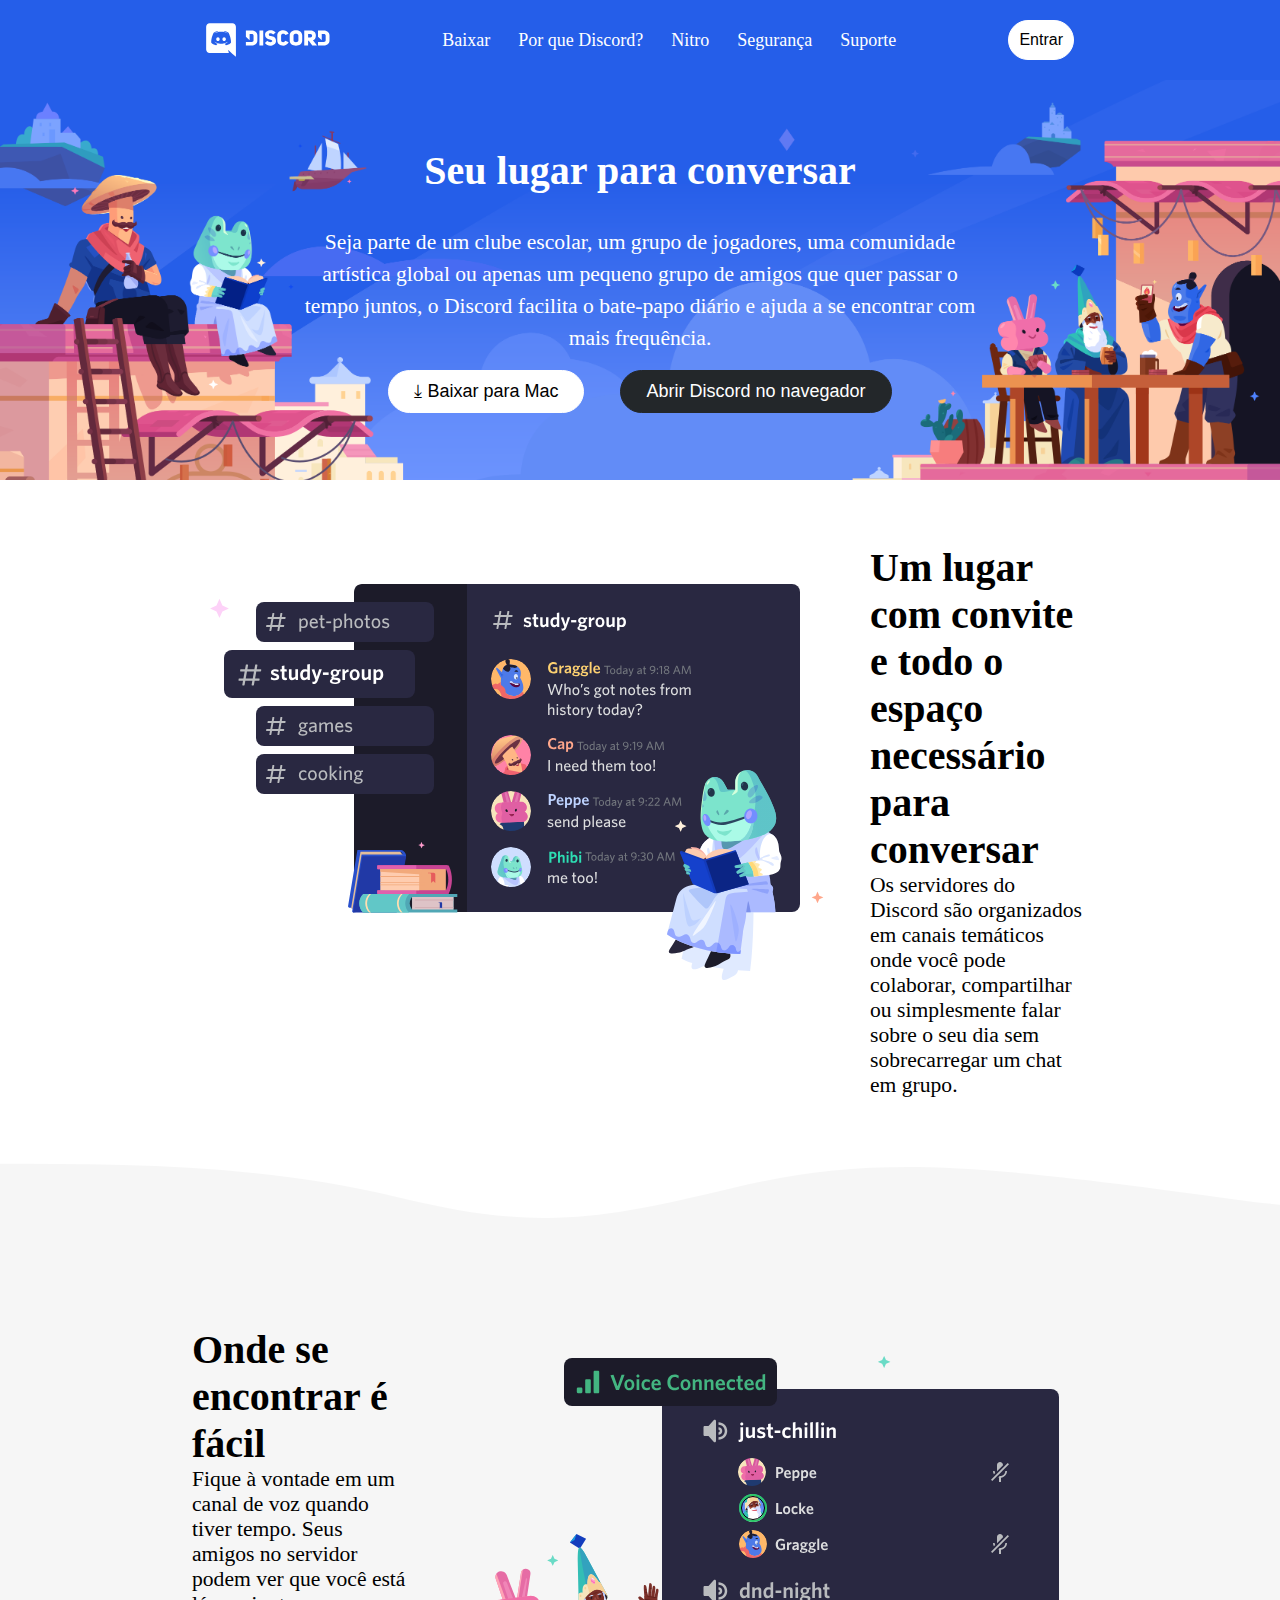
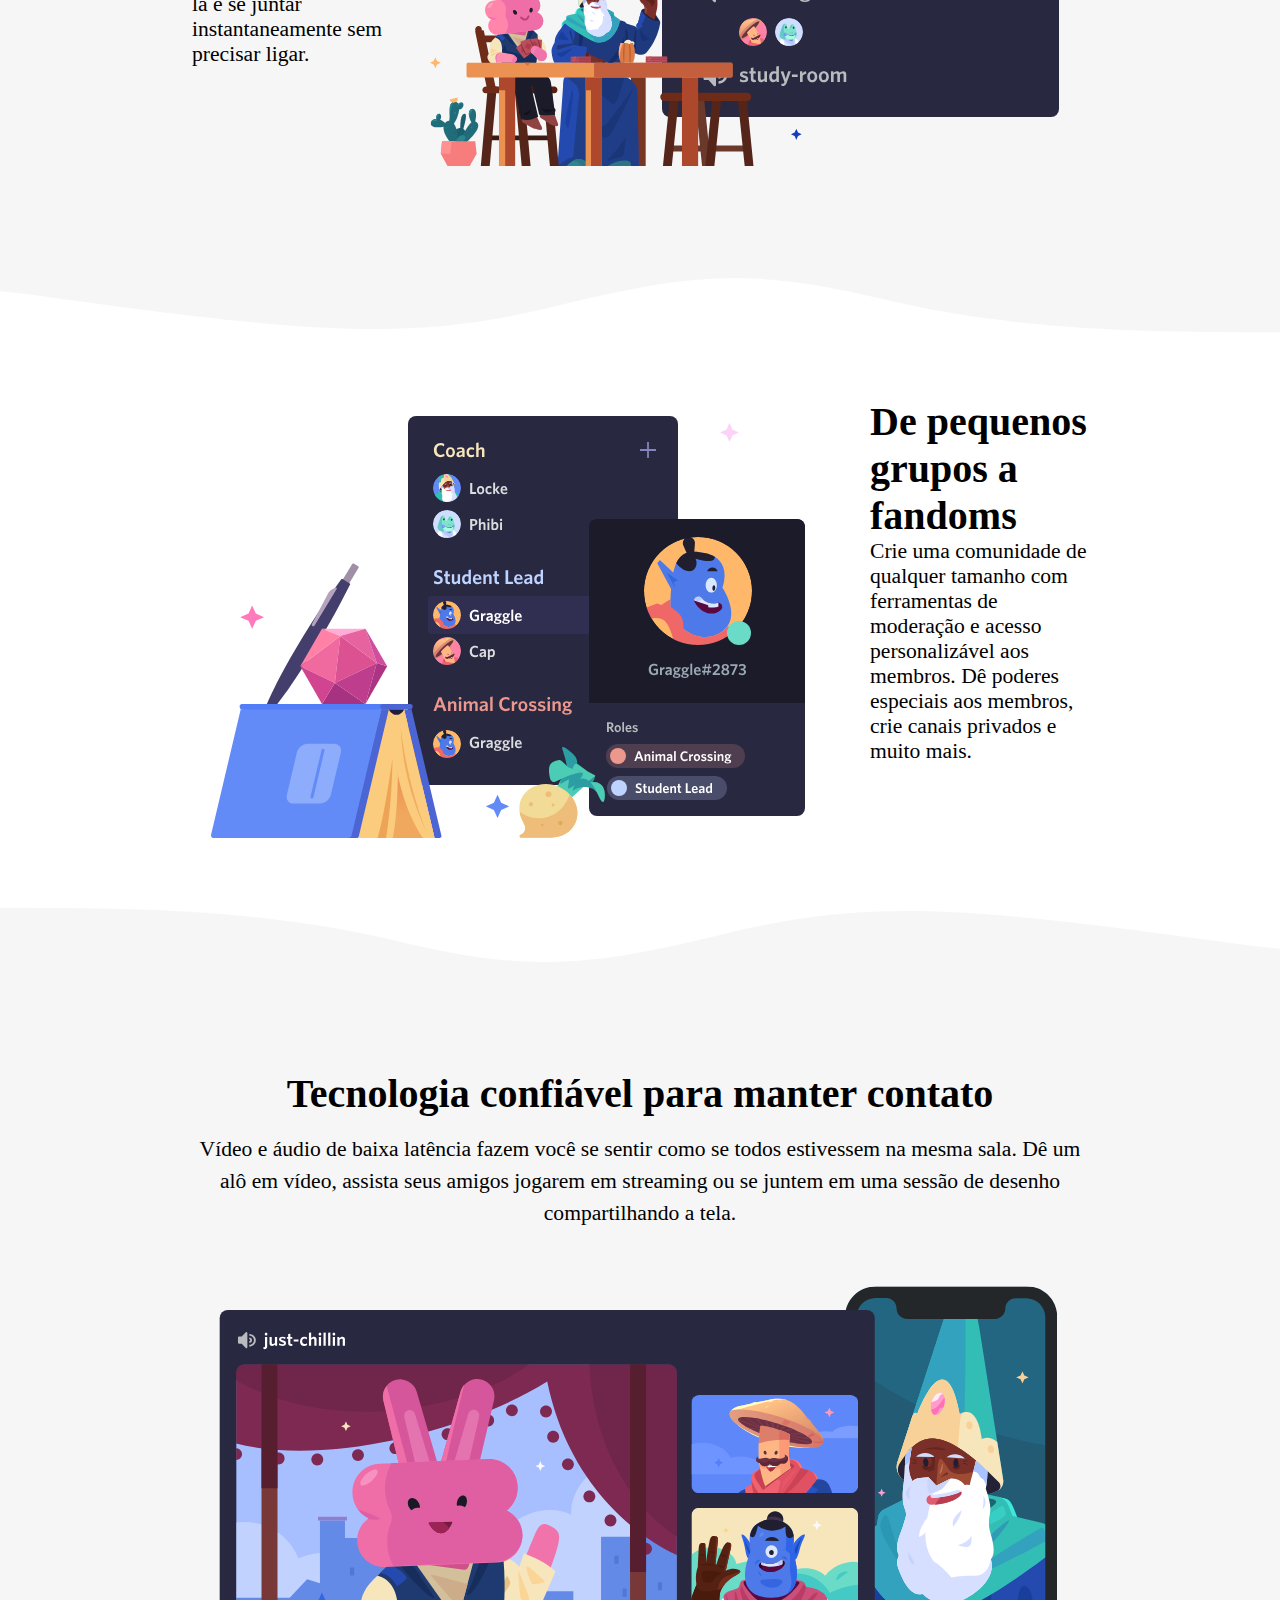
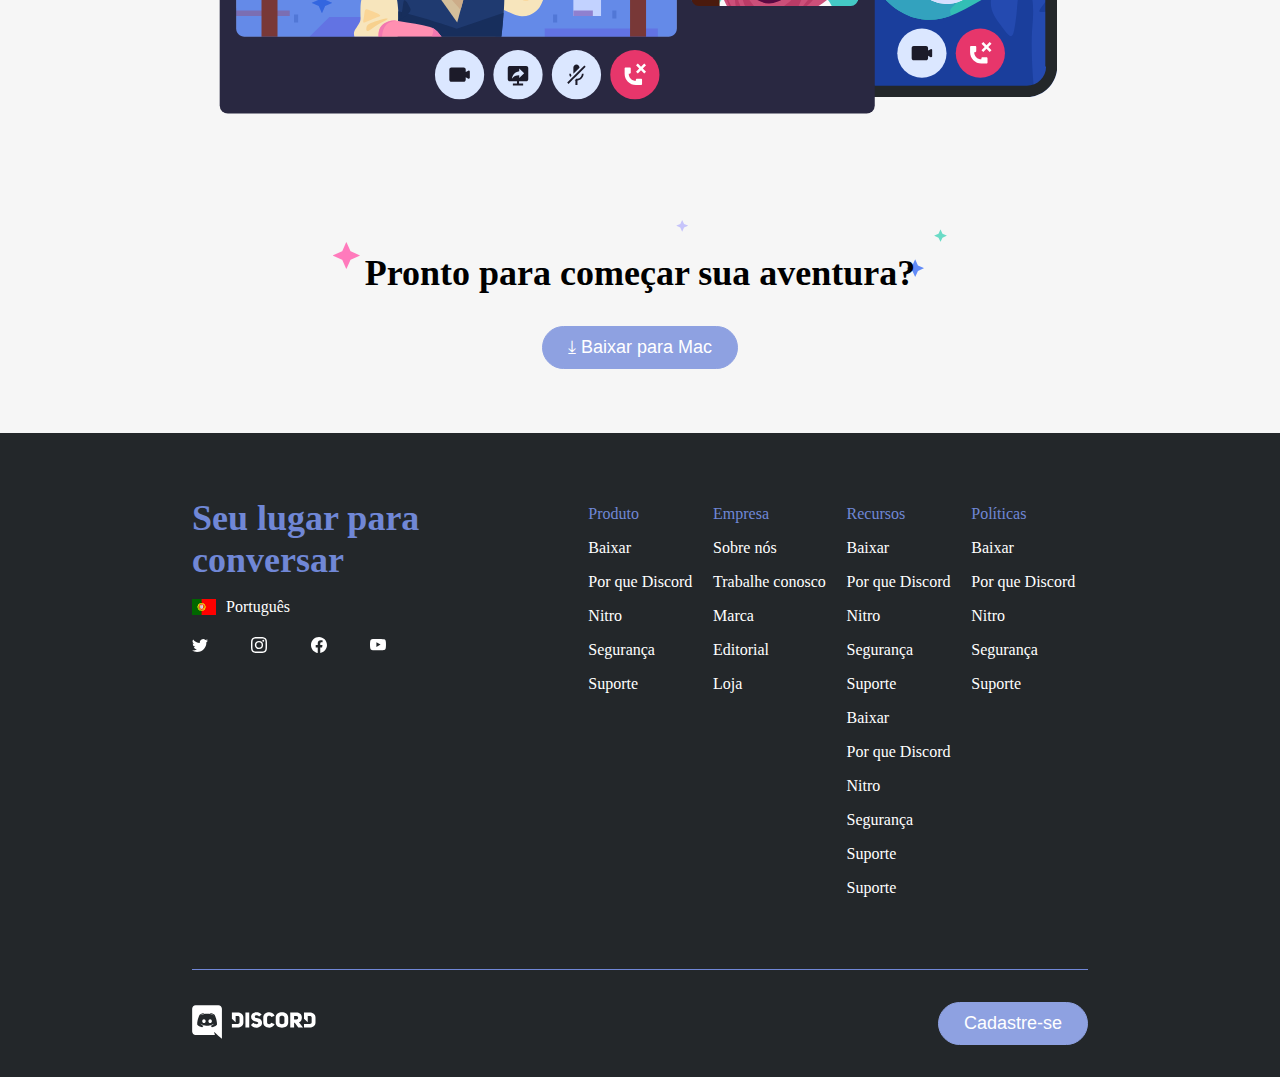
<file: index-por.html>
<!DOCTYPE html>
<html lang="en">
<head>
    <meta charset="UTF-8">
    <meta name="viewport" content="width=device-width, initial-scale=1.0">
    <title>Discord</title>
    <link rel="stylesheet" href="./style.css">
    <link rel="preconnect" href="https://fonts.googleapis.com">
    <link rel="preconnect" href="https://fonts.gstatic.com" crossorigin>
    <link href="https://fonts.googleapis.com/css2?family=Noto+Sans:ital,wght@0,100..900;1,100..900&display=swap" rel="stylesheet">
        
</head>
<body>
    <!-- header -->
    <header>
        <div id="home" class="container title debug-header">
            <div class="title-region subcontainer debug-title-container">
                <div class="title-section title-logo debug-title-section">
                    <img src="./img/logo.svg" alt="logo">
                </div>
                <div class="title-section title-links debug-title-section">
                    <a href="#section-nav">Baixar</a>
                    <a href="#art1">Por que Discord?</a>
                    <a href="#art2">Nitro</a>
                    <a href="#art3">Segurança</a>
                    <a href="#art4">Suporte</a>
                </div>
                <div class="title-section title-login debug-title-section">
                    <button>Entrar</button>
                </div>
            </div>
        </div>
    </header>
    <!--/header -->

    <!-- nav -->
    <nav>
        <div id="section-nav" class="container debug-navbar">
            <div class="content-navbar debug-content-navbar">
                <h1>Seu lugar para conversar</h1>
                <p>Seja parte de um clube escolar, um grupo de jogadores, uma comunidade artística global ou apenas um pequeno grupo de amigos que quer passar o tempo juntos, o Discord facilita o bate-papo diário e ajuda a se encontrar com mais frequência.</p>
                <div class="btns-nav">
                    <button class="btn-nav-white">&DownArrowBar; Baixar para Mac</button>
                    <button class="btn-nav-black">Abrir Discord no navegador</button>
                </div>
            </div>
        </div>
    </nav>
    <!-- /nav -->

    <!--main  -->
    <main>
        <div id="art1" class="container section debug-osection">
            <div class="articles subcontainer jf-sb">
                <div class="artprimary debug-articles debug-primary">
                    <img src="./img/item1.svg" alt="item 1">
                </div>
                <div class="artsecondary debug-articles debug-secondary">
                    <h2>Um lugar com convite e todo o espaço necessário para conversar</h2>
                    <p>Os servidores do Discord são organizados em canais temáticos onde você pode colaborar, compartilhar ou simplesmente falar sobre o seu dia sem sobrecarregar um chat em grupo.</p>
                </div>
            </div>
        </div>

        <div class="bg-wave"></div>

        <div id="art2" class="container section reverse debug-section-reverse">
            <div class="articles subcontainer jf-sb">
                <div class="artsecondary debug-articles debug-secondary">
                    <h2>Onde se encontrar é fácil</h2>
                    <p>Fique à vontade em um canal de voz quando tiver tempo. Seus amigos no servidor podem ver que você está lá e se juntar instantaneamente sem precisar ligar.</p>
                </div>
                <div class="artprimary debug-articles debug-primary">
                    <img src="./img/item2.svg" alt="Item2">
                </div>
            </div>
        </div>

        <div class="bg-wave wave-reverse"></div>

        <div id="art3" class="container section debug-osection">
            <div class="articles subcontainer jf-sb">
                <div class="artprimary debug-articles debug-primary">
                    <img src="./img/item3.svg" alt="Item3">
                </div>
                <div class="artsecondary debug-articles debug-secondary">
                    <h2>De pequenos grupos a fandoms</h2>
                    <p>Crie uma comunidade de qualquer tamanho com ferramentas de moderação e acesso personalizável aos membros. Dê poderes especiais aos membros, crie canais privados e muito mais.</p>
                </div>
            </div>
        </div>

        <div class="bg-wave"></div>

        <div id="art4" class="container supersection reverse debug-supersection">
            <div class="articles subcontainer f-col debug-superarticle">
                <h2>Tecnologia confiável para manter contato</h2>
                <p>Vídeo e áudio de baixa latência fazem você se sentir como se todos estivessem na mesma sala. Dê um alô em vídeo, assista seus amigos jogarem em streaming ou se juntem em uma sessão de desenho compartilhando a tela.</p>
                <img src="./img/item4-big.svg" width="100%" alt="Item4">
                <h3>Pronto para começar sua aventura?</h3>
                <button>&DownArrowBar; Baixar para Mac</button>
            </div>
        </div>

    </main>
    <!--/main  -->

    <!-- footer -->
    <footer>
        <div class="container section debug-mainfooter">
            <div class="articles subcontainer">
                <div class="footer-artprimary debug-articles debug-footer-primary">
                    <h3>Seu lugar para conversar</h3>
                    <ul class="lenguages">
                        <li class="dropdown">
                            <img src="./img/Flag_of_Portugal.svg" height="100%" alt="Por">
                            <a href="#">Português</a>
                            <ul class="sublenguages">
                                <li>
                                    <img src="./img/Flag_of_the_United_Kingdom_(3-5).svg" height="100%" alt="Eng">
                                    <a href="./index-eng.html">English</a>
                                </li>
                                <li>
                                    <img src="./img/Flag_of_Spain.svg" height="100%" alt="Esp">
                                    <a href="./index-es.html">Español</a>
                                </li>
                                <li>
                                    <img src="./img/ita.png" height="100%" alt="It">
                                    <a href="./index.html">Italiano</a>
                                </li>
                            </ul>
                        </li>
                    </ul>
                    <div class="social">
                        <svg xmlns="http://www.w3.org/2000/svg" width="16" height="16" fill="currentColor" class="bi bi-twitter" viewBox="0 0 16 16">
                            <path d="M5.026 15c6.038 0 9.341-5.003 9.341-9.334q.002-.211-.006-.422A6.7 6.7 0 0 0 16 3.542a6.7 6.7 0 0 1-1.889.518 3.3 3.3 0 0 0 1.447-1.817 6.5 6.5 0 0 1-2.087.793A3.286 3.286 0 0 0 7.875 6.03a9.32 9.32 0 0 1-6.767-3.429 3.29 3.29 0 0 0 1.018 4.382A3.3 3.3 0 0 1 .64 6.575v.045a3.29 3.29 0 0 0 2.632 3.218 3.2 3.2 0 0 1-.865.115 3 3 0 0 1-.614-.057 3.28 3.28 0 0 0 3.067 2.277A6.6 6.6 0 0 1 .78 13.58a6 6 0 0 1-.78-.045A9.34 9.34 0 0 0 5.026 15"/>
                          </svg>
                        <svg xmlns="http://www.w3.org/2000/svg" width="16" height="16" fill="currentColor" class="bi bi-instagram" viewBox="0 0 16 16">
                            <path d="M8 0C5.829 0 5.556.01 4.703.048 3.85.088 3.269.222 2.76.42a3.9 3.9 0 0 0-1.417.923A3.9 3.9 0 0 0 .42 2.76C.222 3.268.087 3.85.048 4.7.01 5.555 0 5.827 0 8.001c0 2.172.01 2.444.048 3.297.04.852.174 1.433.372 1.942.205.526.478.972.923 1.417.444.445.89.719 1.416.923.51.198 1.09.333 1.942.372C5.555 15.99 5.827 16 8 16s2.444-.01 3.298-.048c.851-.04 1.434-.174 1.943-.372a3.9 3.9 0 0 0 1.416-.923c.445-.445.718-.891.923-1.417.197-.509.332-1.09.372-1.942C15.99 10.445 16 10.173 16 8s-.01-2.445-.048-3.299c-.04-.851-.175-1.433-.372-1.941a3.9 3.9 0 0 0-.923-1.417A3.9 3.9 0 0 0 13.24.42c-.51-.198-1.092-.333-1.943-.372C10.443.01 10.172 0 7.998 0zm-.717 1.442h.718c2.136 0 2.389.007 3.232.046.78.035 1.204.166 1.486.275.373.145.64.319.92.599s.453.546.598.92c.11.281.24.705.275 1.485.039.843.047 1.096.047 3.231s-.008 2.389-.047 3.232c-.035.78-.166 1.203-.275 1.485a2.5 2.5 0 0 1-.599.919c-.28.28-.546.453-.92.598-.28.11-.704.24-1.485.276-.843.038-1.096.047-3.232.047s-2.39-.009-3.233-.047c-.78-.036-1.203-.166-1.485-.276a2.5 2.5 0 0 1-.92-.598 2.5 2.5 0 0 1-.6-.92c-.109-.281-.24-.705-.275-1.485-.038-.843-.046-1.096-.046-3.233s.008-2.388.046-3.231c.036-.78.166-1.204.276-1.486.145-.373.319-.64.599-.92s.546-.453.92-.598c.282-.11.705-.24 1.485-.276.738-.034 1.024-.044 2.515-.045zm4.988 1.328a.96.96 0 1 0 0 1.92.96.96 0 0 0 0-1.92m-4.27 1.122a4.109 4.109 0 1 0 0 8.217 4.109 4.109 0 0 0 0-8.217m0 1.441a2.667 2.667 0 1 1 0 5.334 2.667 2.667 0 0 1 0-5.334"/>
                          </svg>
                        <svg xmlns="http://www.w3.org/2000/svg" width="16" height="16" fill="currentColor" class="bi bi-facebook" viewBox="0 0 16 16">
                            <path d="M16 8.049c0-4.446-3.582-8.05-8-8.05C3.58 0-.002 3.603-.002 8.05c0 4.017 2.926 7.347 6.75 7.951v-5.625h-2.03V8.05H6.75V6.275c0-2.017 1.195-3.131 3.022-3.131.876 0 1.791.157 1.791.157v1.98h-1.009c-.993 0-1.303.621-1.303 1.258v1.51h2.218l-.354 2.326H9.25V16c3.824-.604 6.75-3.934 6.75-7.951"/>
                          </svg>
                        <svg xmlns="http://www.w3.org/2000/svg" width="16" height="16" fill="currentColor" class="bi bi-youtube" viewBox="0 0 16 16">
                            <path d="M8.051 1.999h.089c.822.003 4.987.033 6.11.335a2.01 2.01 0 0 1 1.415 1.42c.101.38.172.883.22 1.402l.01.104.022.26.008.104c.065.914.073 1.77.074 1.957v.075c-.001.194-.01 1.108-.082 2.06l-.008.105-.009.104c-.05.572-.124 1.14-.235 1.558a2.01 2.01 0 0 1-1.415 1.42c-1.16.312-5.569.334-6.18.335h-.142c-.309 0-1.587-.006-2.927-.052l-.17-.006-.087-.004-.171-.007-.171-.007c-1.11-.049-2.167-.128-2.654-.26a2.01 2.01 0 0 1-1.415-1.419c-.111-.417-.185-.986-.235-1.558L.09 9.82l-.008-.104A31 31 0 0 1 0 7.68v-.123c.002-.215.01-.958.064-1.778l.007-.103.003-.052.008-.104.022-.26.01-.104c.048-.519.119-1.023.22-1.402a2.01 2.01 0 0 1 1.415-1.42c.487-.13 1.544-.21 2.654-.26l.17-.007.172-.006.086-.003.171-.007A100 100 0 0 1 7.858 2zM6.4 5.209v4.818l4.157-2.408z"/>
                          </svg>
                    </div>
                </div>
                <div class="footer-artsecondary debug-articles debug-footer-secondary">
                    <ul class="footer-list">
                        <li><a href="">Produto</a></li>
                        <li><a href="">Baixar</a></li>
                        <li><a href="">Por que Discord</a></li>
                        <li><a href="">Nitro</a></li>
                        <li><a href="">Segurança</a></li>
                        <li><a href="">Suporte</a></li>
                    </ul>
                </div>
                <div class="footer-artsecondary debug-articles debug-footer-secondary">
                    <ul class="footer-list">
                        <li><a href="">Empresa</a></li>
                        <li><a href="">Sobre nós</a></li>
                        <li><a href="">Trabalhe conosco</a></li>
                        <li><a href="">Marca</a></li>
                        <li><a href="">Editorial</a></li>
                        <li><a href="">Loja</a></li> 
                    </ul>
                </div>
                <div class="footer-artsecondary debug-articles debug-footer-secondary">
                    <ul class="footer-list">
                        <li><a href="">Recursos</a></li>
                        <li><a href="">Baixar</a></li>
                        <li><a href="">Por que Discord</a></li>
                        <li><a href="">Nitro</a></li>
                        <li><a href="">Segurança</a></li>
                        <li><a href="">Suporte</a></li>
                        <li><a href="">Baixar</a></li>
                        <li><a href="">Por que Discord</a></li>
                        <li><a href="">Nitro</a></li>
                        <li><a href="">Segurança</a></li>
                        <li><a href="">Suporte</a></li>
                        <li><a href="">Suporte</a></li> 
                    </ul>
                </div>
                <div class="footer-artsecondary debug-articles debug-footer-secondary">
                    <ul class="footer-list">
                        <li><a href="">Políticas</a></li>
                        <li><a href="">Baixar</a></li>
                        <li><a href="">Por que Discord</a></li>
                        <li><a href="">Nitro</a></li>
                        <li><a href="">Segurança</a></li>
                        <li><a href="">Suporte</a></li>
                    </ul>
                </div>
            </div>
        </div>

        <div class="container credits-container debug-credits-container">
            <div class="subcontainer credits-sub debug-credits-sub">
                <div class="footer-logo debug-footer-logo">
                    <img src="./img/logo.svg" alt="logo">
                </div>
                <button class="footer-logo footer-btn debug-footer-logo">Cadastre-se</button>
            </div>
        </div>

    </footer>
    <!-- /footer -->

    
</body>
</html>
</file>
<file: style.css>
/* #region assets */

/* colors */
:root{
    --debug-bg-header:#add8e6;
    --debug-bg-title:#daa520;
    --debug-bg-navbar:#00008b;
    --debug-content-navbar:#ee82ee;
    --debug-bg-section:#ffffff;
    --debug-bg-section-reverse:#d3d3d3;
    --debug-primary:#1e90ff;
    --debug-secondary:#ffc0cb;
    --debug-tertiary:#228b22;
    --debug-bg-footer:#23272a;
    --debug-main-footer:#f08080;
    --debug-section-footer:#20b2aa;
    --debug-main-credits:#7fffd4;
    --debug-bg-logo-button:#ffb6c1;
    --bg-section-two:#f6f6f6;
    --download-btn-two:#8ea1e1;
    --text-footer:#7087d6;
    --bg-header:#255ee9;
}

/* generic */
*{
    margin: 0;
    padding: 0;
    box-sizing: border-box;
}

body{
    overflow-x: hidden;
}


.container{
    width: 100vw;
    display: flex;
    justify-content: center;
    align-items: center;
}

.subcontainer{
    width: 70%;
    display: flex;
}

.section{
    
    padding: 4rem 0;
    
}

.supersection{
    
}

.jf-sb{
    justify-content: space-between;
}

.f-col{
    flex-direction: column;
    align-items: center;
}


/* #endregion assets */


/* #region debug */

/* debug header */
/* .debug-header{
    background-color: var(--debug-bg-header);
}

.debug-title-container{
    background-color: var(--debug-bg-title);
}

.debug-title-section{
    border: 1px dashed black;
} */

/* debug nav */
/* .debug-navbar{
    background-color: var(--debug-bg-navbar);
}

.debug-content-navbar{
    background-color: var(--debug-content-navbar);
    border:1px dashed black
} */

/* debug main */
/* .debug-osection{
    background-color: var(--debug-bg-section);
}

.debug-section-reverse{background-color: var(--debug-bg-section-reverse);}

.debug-articles{
    border: 1px dashed black;
}

.debug-primary{
    background-color: var(--debug-primary);
}

.debug-secondary{
    background-color: var(--debug-secondary);
}

.debug-supersection{
    background-color: var(--debug-bg-section-reverse);
}

.debug-superarticle{
    background-color: var(--debug-tertiary);
} */

/* debug footer */
/* .debug-mainfooter{
    background-color: var(--debug-bg-footer);
}

.debug-footer-primary{
    background-color: var(--debug-main-footer);
}

.debug-footer-secondary{
    background-color: var(--debug-section-footer);
}

.debug-credits-container{
    background-color: var(--debug-bg-footer);
    border-top: 1px solid white;
}

.debug-credits-sub{
    background-color: var(--debug-main-credits);
}

.debug-footer-logo{
    background-color: var(--debug-bg-logo-button);
    border: 1px dashed black;
} */

/* #endregion debug */

/* #region header */

header{
    position: sticky;
    top: 0;
    left: 0;
    z-index: 100;
}

.title{

    background-color: var(--bg-header);
    color: white;
    padding: 20px;

}

.title-region{
    height: 70%;
}

.title-section{
    display: flex;
    align-items: center;
}

.title-logo{
    flex-grow: 1;
    justify-content: flex-start;
}

.title-links{
    flex-grow: 2;
    justify-content: space-evenly;
}

.title-login{
    flex-grow: 1;
    justify-content: flex-end;
}

.title-links>a{
    color: white;
    text-decoration: none;
    font-weight: 500;
    font-size: 18px;
}

.title-login>button{
    background-color: white;
    font-size: 16px;
    border-radius: 25px;
    padding: 10px;
    border: 1px solid white;
    cursor: pointer;
}

/* #endregion debug */

/* #region nav */

#section-nav{
    background-image: url(./img/jumbo.png);
    background-size: cover;
    background-repeat: no-repeat;
    background-position: center;
    height: auto;
    min-height: 400px;
}

.content-navbar{
    width: 60%;
    height: 90%;
    color: white;
    display: flex;
    flex-direction: column;
    align-items: center;
    justify-content: center;
    padding: 3rem;
}

.content-navbar>h1{
    font-size: 40px;
    margin-bottom: 2rem;
}

.content-navbar>p{
    font-size: 1.35rem;
    margin-bottom: 1rem;
    line-height: 2rem;
    text-align: center;
}

.btns-nav{
    
}

.btns-nav>button{
    cursor: pointer;
    font-size: 18px;
    border-radius: 25px;
    display: inline;
    padding: 10px 25px 10px 25px;
    margin-left: 1rem;
    margin-right: 1rem;
}

.btn-nav-white{
    background-color: white;
    color: black;
    border: 1px solid white;
}

.btn-nav-black{
    background-color: var(--debug-bg-footer);
    color: white;
    border: 1px solid var(--debug-bg-footer);
}

/* #endregion nav */

/* #region main */

#art2{
    
}

.reverse{
    background-color: var(--bg-section-two);
    padding-bottom: 4rem;
    padding-top: 4rem;
}

.articles{
    height: 90%;
    display: flex;
}

.artprimary{
    flex-grow: 3;
    height: 100%;
}

.artprimary>img{
    max-height: 100%;
}

.artsecondary {
    flex-grow: 2;
    height: 100%;
    display: flex;
    flex-direction: column;
    align-items: center;
    justify-content: center;

}

.artsecondary>h2{
    font-size: 40px;
}

.artsecondary>p{
    font-size: 1.35rem;
}

.subcontainer>h2{
    font-size: 40px;
    margin-bottom: 1rem;
}

.subcontainer>p{
    line-height: 2rem;
    font-size: 1.35rem;
    text-align: center;
}

.subcontainer>img{
    max-width: 100%;
    margin-bottom: 3rem;
}

.subcontainer>h3{
    font-size: 36px;
    background-image: url(./img/stars.svg);
    padding: 2rem;
    background-repeat: no-repeat;
    background-size: contain;
}

.subcontainer>button{
    cursor: pointer;
    font-size: 18px;
    border-radius: 25px;
    display: flex;
    padding: 10px 25px 10px 25px;
    background-color: var(--download-btn-two);
    border: 1px solid var(--download-btn-two);
    color: white;
    align-items: center;
    justify-content: center;
}

.bg-wave{
    background-image: url(../img/wave.svg);
    height: 100px;
    opacity: 0.03;
    width: 100vw;
    background-size: cover;
}
.wave-reverse{
    transform: rotate(180deg);
    background-color: white;
    
}

/* #endregion main */

/* #region footer */

footer{background-color: var(--debug-bg-footer);}

.footer-artprimary{
    height: 10rem;
    display: flex;
    flex-direction: column;
    justify-content: space-between;
}

.footer-artsecondary{
    height: 100%;
    flex-grow: 1;
}

.credits-container{
    align-items: flex-end;
}

.credits-sub{
    align-items: center;
    justify-content: space-between;
    border-top: 1px solid var(--text-footer);
    padding: 2rem 0;
}

.footer-logo{
    
}

.footer-btn{
    cursor: pointer;

}

.footer-artprimary>h3{
    color: var(--text-footer);
    font-size: 36px;
    width: 70%;
}

.lenguages {
    list-style: none;
    padding: 0;
    margin: 0;
    width:6rem;
    display: flex;
    height: 1em;
    
  }

  .dropdown{
    display: flex;
    align-items: center;
  }

  .dropdown>image{
    height: 100%;
  }
  
  .lenguages li {
    position: relative;
  }
  
  .lenguages a {
    display: block;
    padding: 0 0 0 10px;
    text-decoration: none;
    color: white;
    
  }
  
  .lenguages a:hover {
    background-color: #555;
  }
  
  .sublenguages {
    display: none;
    position: absolute;
    top: 100%;
    left: 0;
    list-style: none;
    padding: 0;
    margin: 0;
    background-color: #333;
  }
  .sublenguages>li{
    display: flex;
    height: 1rem;
    align-items: center;
    width: rem;
  }
  
  .sublenguages li a {
    width: 100%;
    
  }

  .sublenguages li img{
    border-radius: 2px;
  }
  
  .dropdown:hover .sublenguages {
    display: block;
  }

  .social{
    display: flex;
    width: 50%;
    height: 1.5rem;
    justify-content: space-between;
  }

  .social>svg{
    color: white;
    height: 100%;
    cursor: pointer;
  }

  .footer-list{
    color: white;
    list-style: none;
    display: flex;
    flex-flow: column wrap;
  }

  .footer-list li{
    padding: 0.5rem;
  }

  .footer-list li a{
    text-decoration: none;
    color: white;
  }

  .footer-list li:first-child >a{
    color: var(--text-footer);
  }
/* #endregion footer */
</file>
